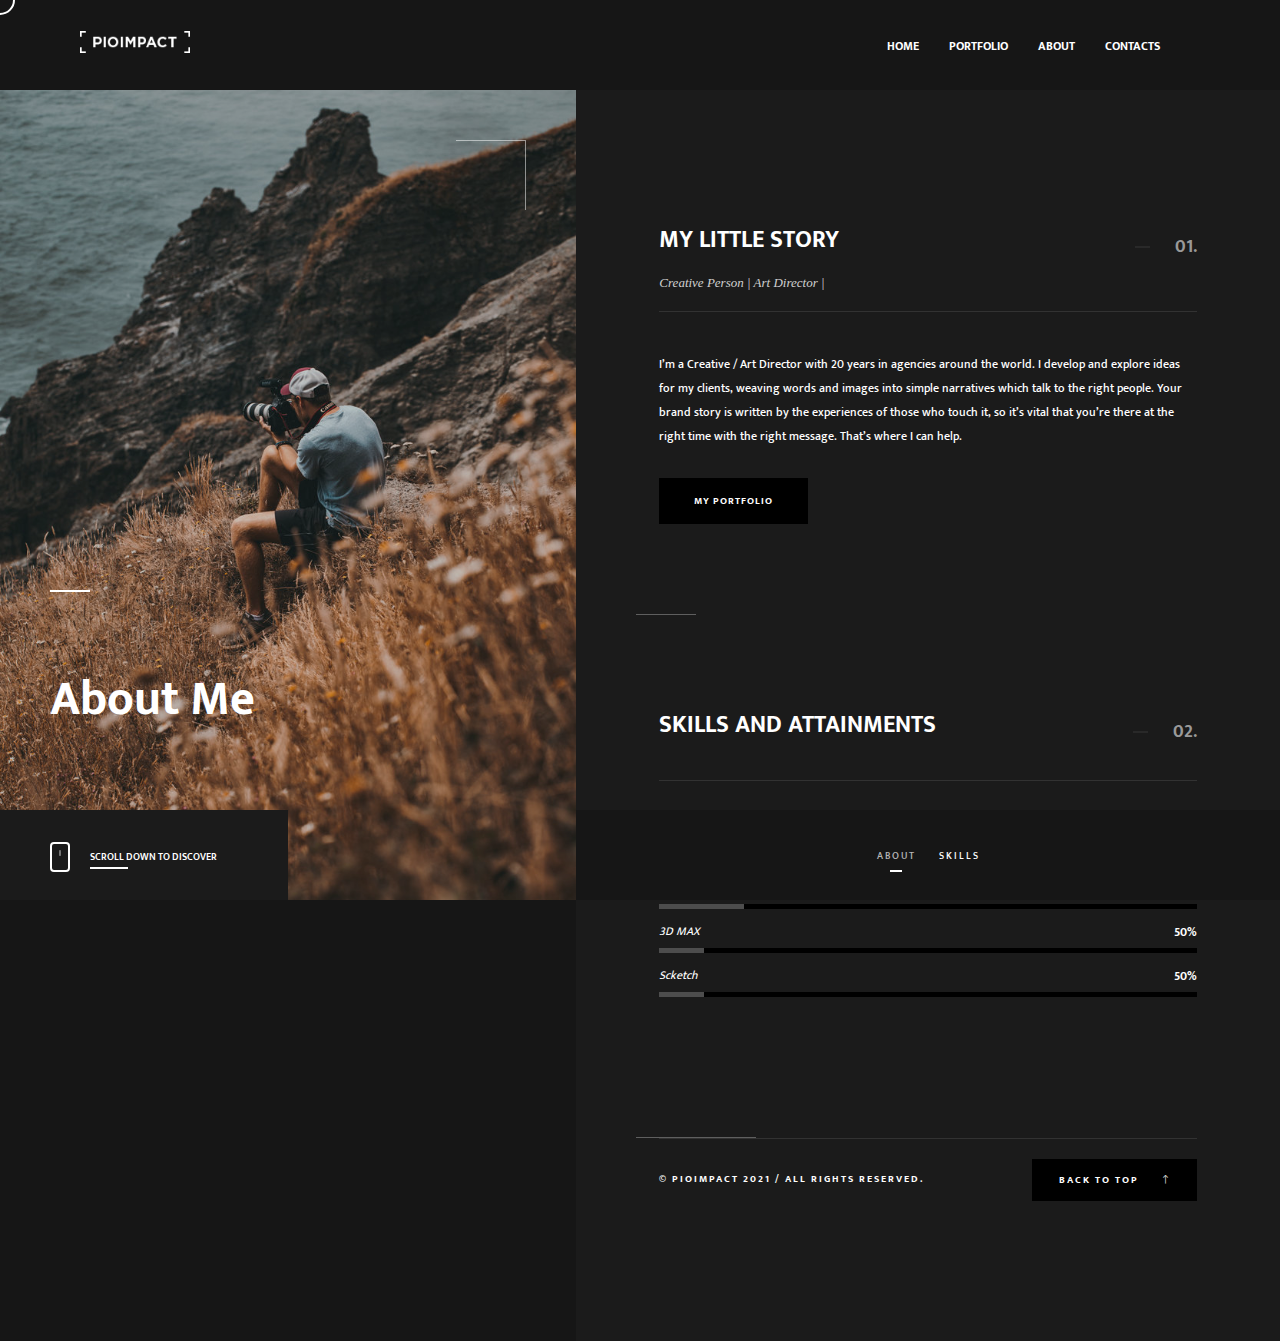
<file: about.html>
<!DOCTYPE HTML>
<html lang="en">

<head>
    <!--=============== basic  ===============-->
    <meta charset="UTF-8">
    <title>PioImpact | About</title>
    <meta name="viewport"
        content="width=device-width, initial-scale=1.0, minimum-scale=1.0, maximum-scale=1.0, user-scalable=no">
    <meta name="robots" content="index, follow" />
    <meta name="keywords" content="" />
    <meta name="description" content="" />
    <!--=============== css  ===============-->
    <link type="text/css" rel="stylesheet" href="css/reset.css">
    <link type="text/css" rel="stylesheet" href="css/plugins.css">
    <link type="text/css" rel="stylesheet" href="css/style.css">
    <link type="text/css" rel="stylesheet" href="css/style-dark.css">
    <!--=============== favicons ===============-->
    <link rel="shortcut icon" href="images/favicon.ico">
</head>

<body>
    <!--loader-->
    <div class="loader-wrap">
        <div class="spinner">
            <div class="double-bounce1"></div>
            <div class="double-bounce2"></div>
        </div>
    </div>
    <!--loader end-->
    <!-- main start  -->
    <div id="main">
        <!-- header start  -->
        <header class="main-header">
            <!-- logo   -->
            <a href="index.html" class="logo-holder"><img src="images/logo.png" alt=""></a>
            <!-- logo end  -->
            <div class="sb-button"></div>
            <div class="share-btn showshare"><i class="fal fa-megaphone"></i><span>Share</span></div>
            <!-- mobile nav -->
            <div class="nav-button-wrap">
                <div class="nav-button"><span></span><span></span><span></span></div>
            </div>
            <!-- mobile nav end-->
            <!--  navigation -->
            <div class="nav-holder main-menu">
                <nav>
                    <ul>
                        <li>
                            <a href="index.html">Home </a>
                        </li>
                        <li>
                            <a href="portfolio.html">Portfolio </a>
                        </li>
                        <li>
                            <a href="about.html">About</a>
                        </li>
                        <li>
                            <a href="contacts.html">Contacts</a>
                        </li>
                    </ul>
                </nav>
            </div>
            <!-- navigation  end -->
        </header>
        <!-- header end -->
        <!-- wrapper  -->
        <div id="wrapper">
            <!-- content -->
            <div class="content">
                <!-- column-image  -->
                <div class="column-image">
                    <div class="bg" data-bg="images/bg/19.jpg"></div>
                    <div class="overlay"></div>
                    <div class="column-title">
                        <h2>About Me</h2>
                    </div>
                    <div class="column-notifer">
                        <div class="scroll-down-wrap transparent_sdw">
                            <div class="mousey">
                                <div class="scroller"></div>
                            </div>
                            <span>Scroll down to Discover</span>
                        </div>
                    </div>
                    <div class="fixed-column-dec"></div>
                </div>
                <!-- column-image end  -->
                <!-- column-wrapper -->
                <div class="column-wrapper">
                    <div class="scroll-nav-wrap">
                        <nav class="scroll-nav scroll-init">
                            <ul>
                                <li><a class="act-scrlink" href="#sec1">About</a></li>
                                <li><a href="#sec2">Skills</a></li>
                            </ul>
                        </nav>
                    </div>
                    <!--section  -->
                    <section id="sec1">
                        <div class="container small-container">
                            <div class="section-title fl-wrap">
                                <h3>My Little Story</h3>
                                <h4>Creative Person | Art Director | </h4>
                                <div class="section-number">01.</div>
                            </div>
                            <div class="column-wrapper_item fl-wrap">
                                <div class="column-wrapper_text fl-wrap">
                                    <p>I’m a Creative / Art Director with 20 years in agencies around the world. I
                                        develop and explore ideas for my clients, weaving words and images into simple
                                        narratives which talk to the right people. Your brand story is written by the
                                        experiences of those who touch it, so it’s vital that you’re there at the right
                                        time with the right message. That’s where I can help.</p>
                                    
                                    <a href="portfolio.html" class="btn fl-btn">My Portfolio</a>
                                </div>
                            </div>
                        </div>
                    </section>
                    <!--section end  -->
                    <div class="sec-dec"></div>
                    <!--section   -->
                    <section id="sec2">
                        <div class="container small-container">
                            <div class="section-title fl-wrap">
                                <h3>Skills and Attainments</h3>
                                <div class="section-number">02.</div>
                            </div>
                            <div class="column-wrapper_item fl-wrap">
                                <div class="column-wrapper_text fl-wrap">
                                    <div class="skillbar-box animaper">
                                        <!-- skill 1-->
                                        <div class="custom-skillbar-title"><span>Photoshop</span></div>
                                        <div class="skill-bar-percent">95%</div>
                                        <div class="skillbar-bg" data-percent="95%">
                                            <div class="custom-skillbar"></div>
                                        </div>
                                        <!-- skill 2-->
                                        <div class="custom-skillbar-title"><span>Illustrator</span></div>
                                        <div class="skill-bar-percent">95%</div>
                                        <div class="skillbar-bg" data-percent="95%">
                                            <div class="custom-skillbar"></div>
                                        </div>
                                        <!-- skill 3-->
                                        <div class="custom-skillbar-title"><span>3D MAX</span></div>
                                        <div class="skill-bar-percent">50%</div>
                                        <div class="skillbar-bg" data-percent="50%">
                                            <div class="custom-skillbar"></div>
                                        </div>
                                        <!-- skill 4-->
                                        <div class="custom-skillbar-title"><span>Scketch</span></div>
                                        <div class="skill-bar-percent">50%</div>
                                        <div class="skillbar-bg" data-percent="50%">
                                            <div class="custom-skillbar"></div>
                                        </div>
                                    </div>
                                </div>
                            </div>
                        </div>
                    </section>
                    <!--section end  -->
                    <div class="sec-dec"></div>
                    <!--section   -->
                    <section id="sec3" style="display: none;">
                        <div class="container small-container">
                            <div class="section-title fl-wrap">
                                <h3>Services and prices</h3>
                                <h4>Sed tempor iaculis massa faucibus feugiat. In fermentum facilisis massa</h4>
                                <div class="section-number">03.</div>
                            </div>
                            <div class="column-wrapper_item fl-wrap">
                                <div class="column-wrapper_text fl-wrap">
                                    <!-- serv-wrap-->
                                    <div class="serv-wrap fl-wrap">
                                        <!-- serv-item -->
                                        <div class="serv-item">
                                            <div class="serv-media">
                                                <img src="images/services/1.jpg" alt="">
                                            </div>
                                            <div class="serv-text">
                                                <h4><a href="#">Wedding Photography</a></h4>
                                                <p> Sed blandit, dolor id aliquam vestibulum, nibh elit imperdiet
                                                    turpis, quis molestie quam erat vel nisi.</p>
                                                <ul>
                                                    <li><a href="#">Portraits</a></li>
                                                    <li><a href="#">Weddings</a></li>
                                                    <li><a href="#">Commercials</a></li>
                                                </ul>
                                                <div class="serv-price">Price :<span> $250-$1200</span></div>
                                            </div>
                                        </div>
                                        <!-- serv-item end -->
                                        <!-- serv-item -->
                                        <div class="serv-item">
                                            <div class="serv-media">
                                                <img src="images/services/2.jpg" alt="">
                                            </div>
                                            <div class="serv-text">
                                                <h4><a href="#">Commercial Photography</a></h4>
                                                <p> Sed blandit, dolor id aliquam vestibulum, nibh elit imperdiet
                                                    turpis, quis molestie quam erat vel nisi.</p>
                                                <ul>
                                                    <li><a href="#">Filming</a></li>
                                                    <li><a href="#">Montage</a></li>
                                                    <li><a href="#">Slow motion</a></li>
                                                </ul>
                                                <div class="serv-price">Price :<span> $350-$900</span></div>
                                            </div>
                                        </div>
                                        <!-- serv-item end -->
                                    </div>
                                    <!-- serv-wrap end -->
                                    <p>Praesent nec leo venenatis elit semper aliquet id ac enim. Maecenas nec mi leo.
                                        Etiam venenatis ut dui non hendrerit. Integer dictum, diam vitae blandit
                                        accumsan, dolor odio tempus arcu, vel ultrices nisi nibh vitae ligula. Lorem
                                        ipsum dolor sit amet, consectetur adipiscing elit. Morbi varius lacinia
                                        vestibulum. Aliquam lobortis facilisis tellus, in facilisis ex vehicula ac. In
                                        malesuada quis turpis vel viverra.</p>
                                </div>
                            </div>
                        </div>
                    </section>
                    <!--section end  -->
                    <div class="sec-dec"></div>
                    <!--section -->
                    <section id="sec4" style="display: none;">
                        <div class="container small-container">
                            <div class="section-title fl-wrap">
                                <h3>Clients and Testimonilas</h3>
                                <h4>Sed tempor iaculis massa faucibus feugiat. In fermentum facilisis massa</h4>
                                <div class="section-number">04.</div>
                            </div>
                            <div class="column-wrapper_item fl-wrap">
                                <div class="column-wrapper_text fl-wrap">
                                    <div class="testilider fl-wrap" data-effects="slide">
                                        <div class="swiper-container">
                                            <div class="swiper-wrapper">
                                                <!-- swiper-slide -->
                                                <div class="swiper-slide">
                                                    <div class="testi-item fl-wrap">
                                                        <div class="testi-avatar"><img src="images/avatar/1.jpg" alt="">
                                                        </div>
                                                        <h3>Liza Mirovsky</h3>
                                                        <p>"All the Lorem Ipsum generators on the Internet tend to
                                                            repeat predefined chunks as necessary, making this the first
                                                            true generator on the Internet. It uses a dictionary of over
                                                            "</p>
                                                        <a href="#" class="teti-link" target="_blank">Via Twitter</a>
                                                    </div>
                                                </div>
                                                <!-- swiper-slide end-->
                                                <!-- swiper-slide -->
                                                <div class="swiper-slide">
                                                    <div class="testi-item fl-wrap">
                                                        <div class="testi-avatar"><img src="images/avatar/2.jpg" alt="">
                                                        </div>
                                                        <h3>Andy Smith</h3>
                                                        <p>"Vestibulum orci felis, ullamcorper non condimentum non,
                                                            ultrices ac nunc. Mauris non ligula suscipit, vulputate mi
                                                            accumsan, dapibus felis. Nullam sed sapien dui. Nulla auctor
                                                            sit amet sem non porta. "</p>
                                                        <a href="#" class="teti-link" target="_blank">Via Facebook</a>
                                                    </div>
                                                </div>
                                                <!-- swiper-slide end-->
                                                <!-- swiper-slide -->
                                                <div class="swiper-slide">
                                                    <div class="testi-item fl-wrap">
                                                        <div class="testi-avatar"><img src="images/avatar/3.jpg" alt="">
                                                        </div>
                                                        <h3>Gary Trust</h3>
                                                        <p>"All the Lorem Ipsum generators on the Internet tend to
                                                            repeat predefined chunks as necessary, making this the first
                                                            true generator on the Internet. It uses a dictionary of over
                                                            "</p>
                                                        <a href="#" class="teti-link" target="_blank">Via Myspace</a>
                                                    </div>
                                                </div>
                                                <!-- swiper-slide end-->
                                                <!-- swiper-slide -->
                                                <div class="swiper-slide">
                                                    <div class="testi-item fl-wrap">
                                                        <div class="testi-avatar"><img src="images/avatar/4.jpg" alt="">
                                                        </div>
                                                        <h3>Centa Simpson</h3>
                                                        <p>"Vestibulum orci felis, ullamcorper non condimentum non,
                                                            ultrices ac nunc. Mauris non ligula suscipit, vulputate mi
                                                            accumsan, dapibus felis. Nullam sed sapien dui. Nulla auctor
                                                            sit amet sem non porta. "</p>
                                                        <a href="#" class="teti-link" target="_blank">Via Facebook</a>
                                                    </div>
                                                </div>
                                                <!-- swiper-slide end-->
                                            </div>
                                        </div>
                                    </div>
                                </div>
                                <div class="testilider-controls">
                                    <div class="ss-slider-btn ss-slider-prev color-bg"><i class="fal fa-angle-left"></i>
                                    </div>
                                    <div class="ss-slider-btn ss-slider-next color-bg"><i
                                            class="fal fa-angle-right"></i></div>
                                </div>
                            </div>
                        </div>
                    </section>
                    <!--section end  -->
                    <!--footer -->
                    <footer class="min-footer fl-wrap content-animvisible">
                        <div class="container small-container">
                            <div class="footer-inner fl-wrap">
                                <!-- policy-box-->
                                <div class="policy-box">
                                    <span>&#169; PioImpact 2021 / All rights reserved. </span>
                                </div>
                                <!-- policy-box end-->
                                <a href="#" class="to-top-btn to-top">Back to top <i
                                        class="fal fa-long-arrow-up"></i></a>
                            </div>
                        </div>
                    </footer>
                    <!--footer end  -->
                </div>
                <!-- column-wrapper -->
            </div>
            <!--content end-->
            <!--share-wrapper-->
            <div class="share-wrapper">
                <div class="share-container fl-wrap  isShare"></div>
            </div>
            <!--share-wrapper end-->
        </div>
        <!-- wrapper end -->
        <!-- sidebar -->
        <div class="sb-overlay"></div>
        <div class="hiiden-sidebar-wrap outsb">
            <!-- sb-widget-wrap-->
            <div class="sb-widget-wrap fl-wrap">
                <h3>SUBSCRIBE TO OUR NEWSLETTER</h3>
                <div class="sb-widget  fl-wrap">
                    <p>Lorem ipsum dosectetur adipisicing elit, sed do.Lorem ipsum dolor sit amet, </p>
                    <div class="subcribe-form fl-wrap">
                        <form id="subscribe">
                            <input class="enteremail" name="email" id="subscribe-email" placeholder="Your Email"
                                spellcheck="false" type="text">
                            <button type="submit" id="subscribe-button" class="subscribe-button">Submit</button>
                            <label for="subscribe-email" class="subscribe-message"></label>
                        </form>
                    </div>
                </div>
            </div>
            <!-- sb-widget-wrap end-->

            <!-- sb-widget-wrap-->
            <div class="sb-widget-wrap fl-wrap">
                <h3>We're Are Social</h3>
                <div class="sb-widget    fl-wrap">
                    <div class="sidebar-social fl-wrap">
                        <ul>
                            <li><a href="#" target="_blank"><i class="fab fa-facebook-f"></i></a></li>
                            <li><a href="#" target="_blank"><i class="fab fa-instagram"></i></a></li>
                            <li><a href="#" target="_blank"><i class="fab fa-twitter"></i></a></li>
                            <li><a href="#" target="_blank"><i class="fab fa-vk"></i></a></li>
                        </ul>
                    </div>
                </div>
            </div>
            <!-- sb-widget-wrap end-->
            <!-- sb-widget-wrap-->
            <div class="sb-widget-wrap fl-wrap">
                <h3>Our Last Twitts</h3>
                <div class="sb-widget  fl-wrap">
                    <div id="footer-twiit"></div>
                    <a href="#" target="_blank" class="twitt_btn fl-wrap">Follow Us</a>
                </div>
            </div>
            <!-- sb-widget-wrap end-->
        </div>
        <!-- sidebar end -->
        <!-- cursor-->
        <div class="element">
            <div class="element-item"></div>
        </div>
        <!-- cursor end-->
    </div>
    <!-- Main end -->
    <!--=============== scripts  ===============-->
    <script type="text/javascript" src="js/jquery.min.js"></script>
    <script type="text/javascript" src="js/plugins.js"></script>
    <script type="text/javascript" src="js/scripts.js"></script>
</body>

</html>
</file>
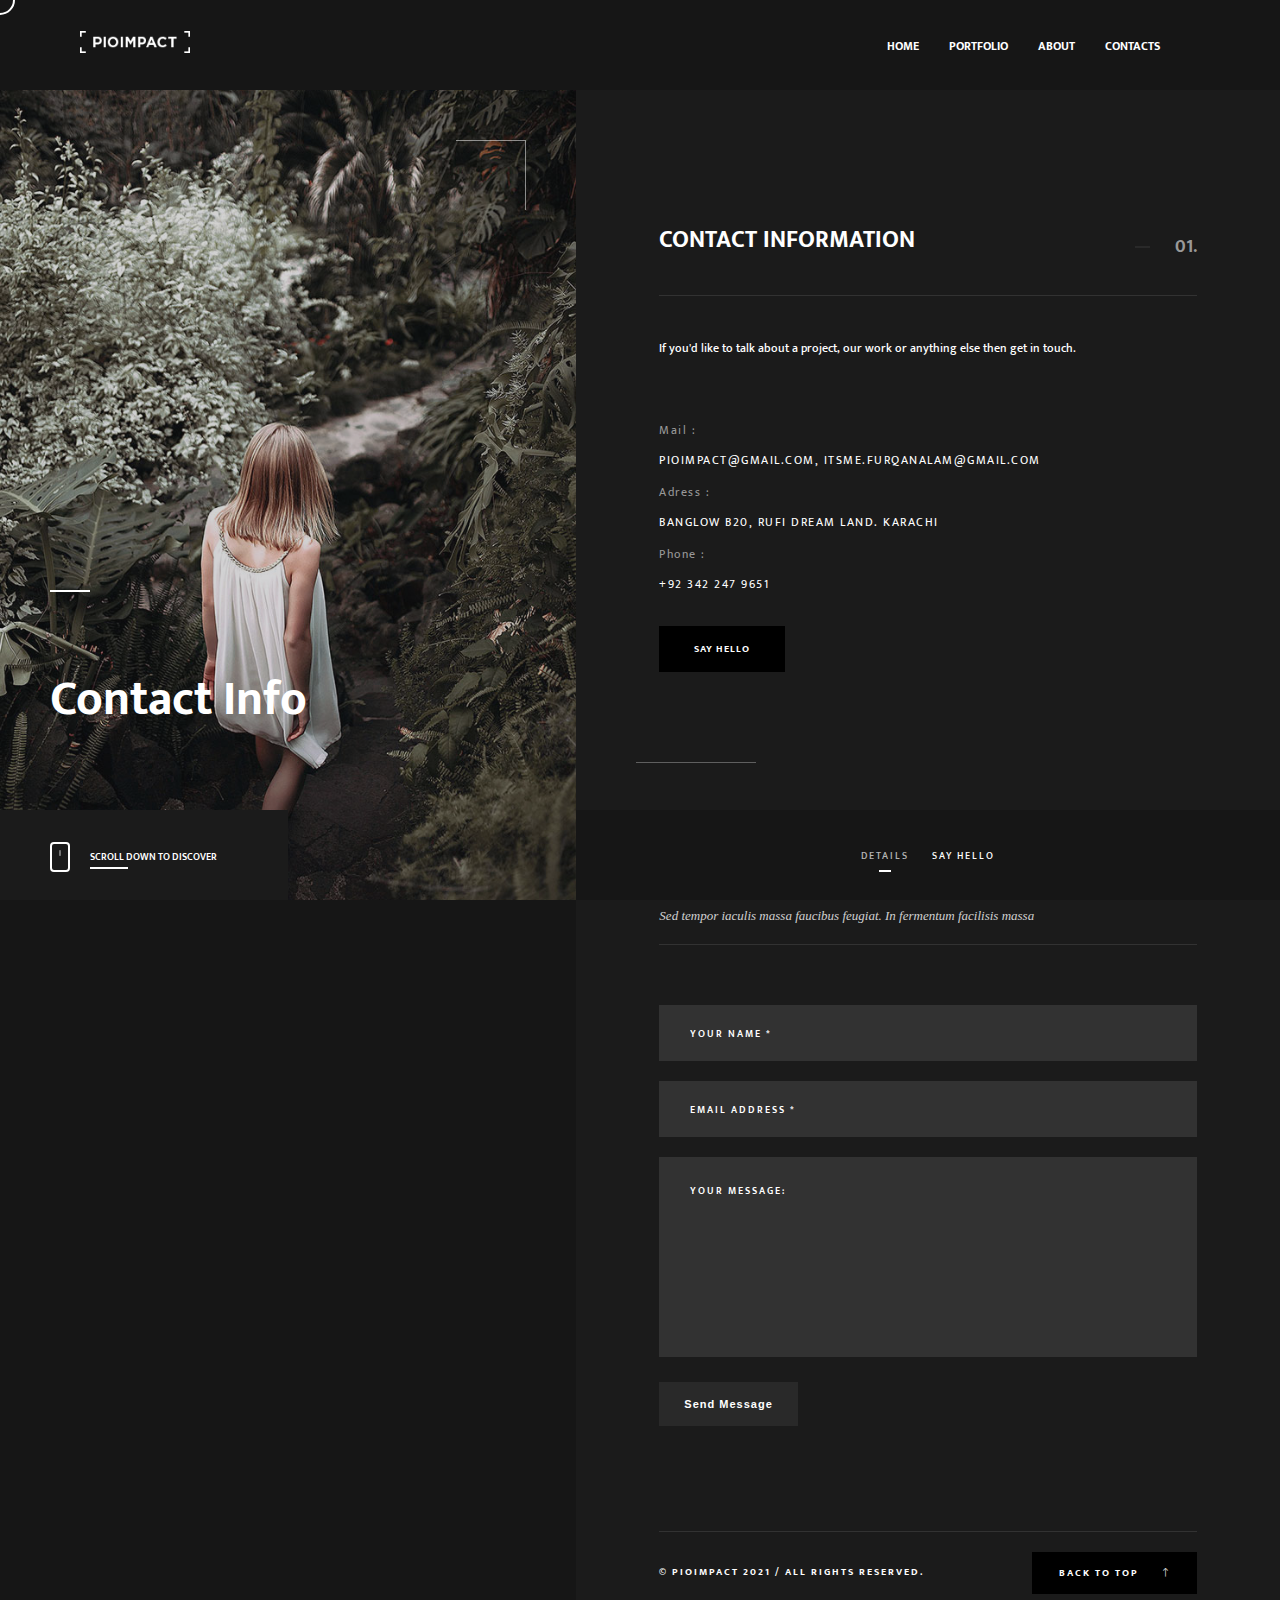
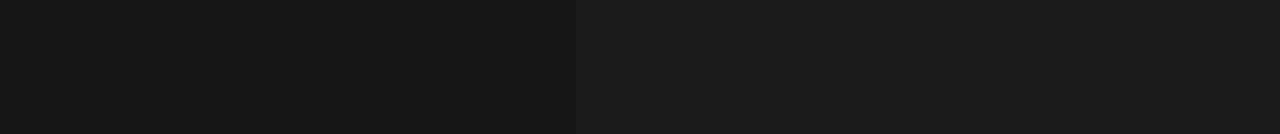
<file: contacts.html>
<!DOCTYPE HTML>
<html lang="en">

<head>
    <!--=============== basic  ===============-->
    <meta charset="UTF-8">
    <title>PioImpact | Contact</title>
    <meta name="viewport"
        content="width=device-width, initial-scale=1.0, minimum-scale=1.0, maximum-scale=1.0, user-scalable=no">
    <meta name="robots" content="index, follow" />
    <meta name="keywords" content="" />
    <meta name="description" content="" />
    <!--=============== css  ===============-->
    <link type="text/css" rel="stylesheet" href="css/reset.css">
    <link type="text/css" rel="stylesheet" href="css/plugins.css">
    <link type="text/css" rel="stylesheet" href="css/style.css">
    <link type="text/css" rel="stylesheet" href="css/style-dark.css">
    <!--=============== favicons ===============-->
    <link rel="shortcut icon" href="images/favicon.ico">
</head>

<body>
    <!--loader-->
    <div class="loader-wrap">
        <div class="spinner">
            <div class="double-bounce1"></div>
            <div class="double-bounce2"></div>
        </div>
    </div>
    <!--loader end-->
    <!-- main start  -->
    <div id="main">
        <!-- header start  -->
        <header class="main-header">
            <!-- logo   -->
            <a href="index.html" class="logo-holder"><img src="images/logo.png" alt=""></a>
            <!-- logo end  -->
            <div class="sb-button"></div>
            <div class="share-btn showshare"><i class="fal fa-megaphone"></i><span>Share</span></div>
            <!-- mobile nav -->
            <div class="nav-button-wrap">
                <div class="nav-button"><span></span><span></span><span></span></div>
            </div>
            <!-- mobile nav end-->
            <!--  navigation -->
            <div class="nav-holder main-menu">
                <nav>
                    <ul>
                        <li>
                            <a href="index.html">Home </a>
                        </li>
                        <li>
                            <a href="portfolio.html">Portfolio </a>
                        </li>
                        <li>
                            <a href="about.html">About</a>
                        </li>
                        <li>
                            <a href="contacts.html">Contacts</a>
                        </li>
                    </ul>
                </nav>
            </div>
            <!-- navigation  end -->
        </header>
        <!-- header end -->
        <!-- wrapper  -->
        <div id="wrapper">
            <!-- content -->
            <div class="content">
                <!-- column-image  -->
                <div class="column-image">
                    <div class="bg" data-bg="images/bg/2.jpg"></div>
                    <div class="overlay"></div>
                    <div class="column-title">
                        <h2>Contact Info</h2>
                    </div>
                    <div class="column-notifer">
                        <div class="scroll-down-wrap transparent_sdw">
                            <div class="mousey">
                                <div class="scroller"></div>
                            </div>
                            <span>Scroll down to Discover</span>
                        </div>
                    </div>
                    <div class="fixed-column-dec"></div>
                </div>
                <!-- column-image end  -->
                <!-- column-wrapper -->
                <div class="column-wrapper ">
                    <!--scroll-nav-wrap -->
                    <div class="scroll-nav-wrap">
                        <nav class="scroll-nav scroll-init">
                            <ul>
                                <li><a class="act-scrlink" href="#sec1">Details</a></li>
                                <li><a href="#sec3">Say Hello</a></li>
                            </ul>
                        </nav>
                    </div>
                    <!--scroll-nav-wrap end-->
                    <!--section  -->
                    <section id="sec1">
                        <div class="container small-container">
                            <div class="section-title fl-wrap">
                                <h3>Contact Information</h3>
                                <div class="section-number">01.</div>
                            </div>
                            <div class="column-wrapper_item fl-wrap">
                                <div class="column-wrapper_text fl-wrap">
                                    <p>If you'd like to talk about a project, our work or anything else then get in
                                        touch.</p>
                                    <div class="contact-details fl-wrap">
                                        <ul>
                                            <li><span>Mail :</span><a href="#" target="_blank">pioimpact@gmail.com,
                                                    itsme.furqanalam@gmail.com</a>
                                            </li>
                                            <li><span>Adress :</span><a href="#" target="_blank">Banglow B20, Rufi Dream
                                                    Land. Karachi</a></li>
                                            <li><span>Phone :</span><a href="tel:+92 342 247 9651">+92 342 247 9651</a>
                                            </li>
                                        </ul>
                                    </div>
                                    <a href="#sec3" class="custom-scroll-link btn fl-btn">Say Hello</a>
                                </div>
                            </div>
                        </div>
                    </section>
                    <!--section end  -->
                    <div class="sec-dec"></div>
                    <!--section   -->
                    <section id="sec2" style="display: none;">
                        <div class="container small-container">
                            <div class="section-title fl-wrap">
                                <h3>Studio Location</h3>
                                <h4>Sed tempor iaculis massa faucibus feugiat. In fermentum facilisis massa</h4>
                                <div class="section-number">02.</div>
                            </div>
                            <div class="column-wrapper_item fl-wrap">
                                <div class="column-wrapper_text fl-wrap">
                                    <div class="map-container">
                                        <div id="singleMap" data-latitude="40.7427837"
                                            data-longitude="-73.11445617675781"></div>
                                    </div>
                                    <p>Praesent nec leo venenatis elit semper aliquet id ac enim. Maecenas nec mi leo.
                                        Etiam venenatis ut dui non hendrerit. Integer dictum, diam vitae blandit
                                        accumsan, dolor odio tempus arcu, vel ultrices nisi nibh vitae ligula. Lorem
                                        ipsum dolor sit amet, consectetur adipiscing elit. Morbi varius lacinia
                                        vestibulum. Aliquam lobortis facilisis tellus, in facilisis ex vehicula ac. In
                                        malesuada quis turpis vel viverra.</p>
                                </div>
                            </div>
                        </div>
                    </section>
                    <!--section end  -->
                    <div class="sec-dec"></div>
                    <!--section -->
                    <section id="sec3">
                        <div class="container small-container">
                            <div class="section-title fl-wrap">
                                <h3>Get In Touch</h3>
                                <h4>Sed tempor iaculis massa faucibus feugiat. In fermentum facilisis massa</h4>
                                <div class="section-number">03.</div>
                            </div>
                            <div class="column-wrapper_item fl-wrap">
                                <div class="column-wrapper_text fl-wrap">
                                    <div id="contact-form" class="fl-wrap">
                                        <div id="message"></div>
                                        <form class="custom-form" action="http://kotlis.kwst.net/dark/php/contact.php"
                                            name="contactform" id="contactform">
                                            <fieldset>
                                                <input type="text" name="name" id="name" placeholder="Your Name *"
                                                    value="" />
                                                <input type="text" name="email" id="email" placeholder="Email Address *"
                                                    value="" />
                                                <textarea name="comments" id="comments" cols="40" rows="3"
                                                    placeholder="Your Message:"></textarea>
                                                <button class="btn float-btn flat-btn color-bg" id="submit">Send Message
                                                </button>
                                            </fieldset>
                                        </form>
                                    </div>
                                </div>
                            </div>
                        </div>
                    </section>
                    <!--section end  -->
                    <!--footer -->
                    <footer class="min-footer fl-wrap content-animvisible">
                        <div class="container small-container">
                            <div class="footer-inner fl-wrap">
                                <!-- policy-box-->
                                <div class="policy-box">
                                    <span>&#169; PioImpact 2021 / All rights reserved. </span>
                                </div>
                                <!-- policy-box end-->
                                <a href="#" class="to-top-btn to-top">Back to top <i
                                        class="fal fa-long-arrow-up"></i></a>
                            </div>
                        </div>
                    </footer>
                    <!--footer end  -->
                </div>
                <!-- column-wrapper -->
            </div>
            <!--content end-->
            <!--share-wrapper-->
            <div class="share-wrapper">
                <div class="share-container fl-wrap  isShare"></div>
            </div>
            <!--share-wrapper end-->
        </div>
        <!-- wrapper end -->
        <!-- sidebar -->
        <div class="sb-overlay"></div>
        <div class="hiiden-sidebar-wrap outsb">
            <!-- sb-widget-wrap-->
            <div class="sb-widget-wrap fl-wrap">
                <h3>SUBSCRIBE TO OUR NEWSLETTER</h3>
                <div class="sb-widget  fl-wrap">
                    <p>Lorem ipsum dosectetur adipisicing elit, sed do.Lorem ipsum dolor sit amet, </p>
                    <div class="subcribe-form fl-wrap">
                        <form id="subscribe">
                            <input class="enteremail" name="email" id="subscribe-email" placeholder="Your Email"
                                spellcheck="false" type="text">
                            <button type="submit" id="subscribe-button" class="subscribe-button">Submit</button>
                            <label for="subscribe-email" class="subscribe-message"></label>
                        </form>
                    </div>
                </div>
            </div>
            <!-- sb-widget-wrap end-->
            <!-- sb-widget-wrap-->
            <div class="sb-widget-wrap fl-wrap">
                <h3>We're Are Social</h3>
                <div class="sb-widget    fl-wrap">
                    <div class="sidebar-social fl-wrap">
                        <ul>
                            <li><a href="#" target="_blank"><i class="fab fa-facebook-f"></i></a></li>
                            <li><a href="#" target="_blank"><i class="fab fa-instagram"></i></a></li>
                            <li><a href="#" target="_blank"><i class="fab fa-twitter"></i></a></li>
                            <li><a href="#" target="_blank"><i class="fab fa-vk"></i></a></li>
                        </ul>
                    </div>
                </div>
            </div>
            <!-- sb-widget-wrap end-->
            <!-- sb-widget-wrap-->
            <div class="sb-widget-wrap fl-wrap">
                <h3>Our Last Twitts</h3>
                <div class="sb-widget  fl-wrap">
                    <div id="footer-twiit"></div>
                    <a href="#" target="_blank" class="twitt_btn fl-wrap">Follow Us</a>
                </div>
            </div>
            <!-- sb-widget-wrap end-->
        </div>
        <!-- sidebar end -->
        <!-- cursor-->
        <div class="element">
            <div class="element-item"></div>
        </div>
        <!-- cursor end-->
    </div>
    <!-- Main end -->
    <!--=============== scripts  ===============-->
    <script type="text/javascript"
        src="http://maps.google.com/maps/api/js?key=AIzaSyDwJSRi0zFjDemECmFl9JtRj1FY7TiTRRo"></script>
    <script type="text/javascript" src="js/jquery.min.js"></script>
    <script type="text/javascript" src="js/plugins.js"></script>
    <script type="text/javascript" src="js/scripts.js"></script>
    <script type="text/javascript" src="js/map.js"></script>
</body>

</html>
</file>
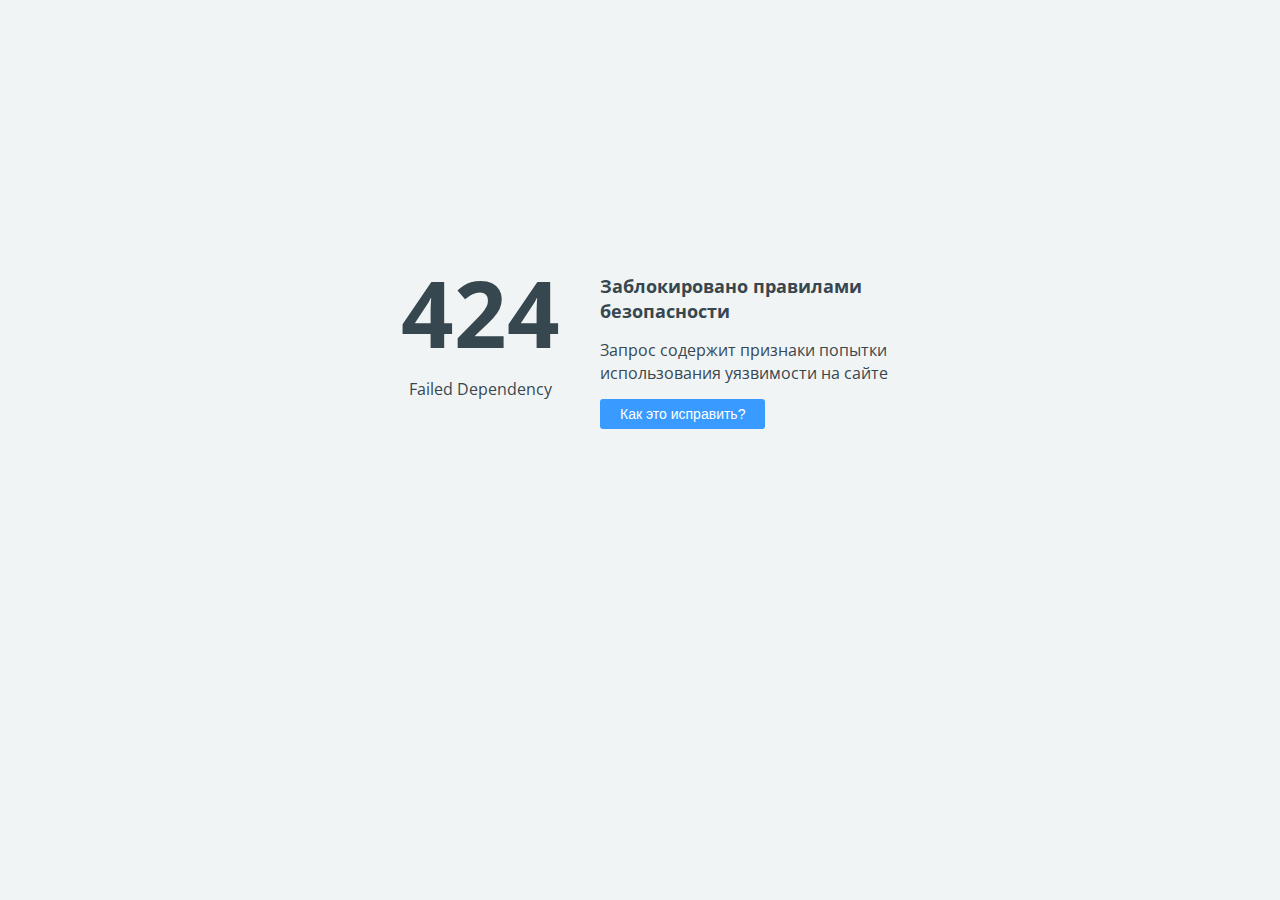
<file: img/video-play.html>
<!doctype html>
<html>
<head>
    <title>424 Failed Dependency</title>
    <meta charset="UTF-8">
    <meta name="viewport" content="width=device-width">
    <link href='https://fonts.googleapis.com/css?family=Open+Sans:400,700&subset=latin,cyrillic' rel='stylesheet' type='text/css'>
    <style>
        body {
            background-color: #f1f4f5;
            color: #37474f;
            line-height: 1.4;
            font-family: 'Open Sans', sans-serif;
            margin: 0;
            padding: 0;
            }
        .error_code {
            display: block;
            font-size: 92px;
            font-weight: 700;
            margin-top: -25px;
            }
        .error_brief {
            display: block;
            font-size: 18px;
            font-weight: 700;
            margin-bottom: 15px;
            }
        .help_button, .fix_button {
            background-color: #399bff;
            color: #fff;
            margin-top: 15px;
            font-size: 14px;
            padding: 7px 20px 7px 20px;
            border: none;
            border-radius: 3px;
            vertical-align: middle;
            cursor: pointer;
            }
        .fix_button {
            background-color: #38ad41;
            }
        #fix_details {
            margin-top: 40px;
            visibility: hidden;
            opacity: 0;
            transition: visibility 0.3s, opacity 0.3s linear;
            }
    </style>

    <script language="JavaScript">
        function toggleHelp() {
            var e = document.getElementById("fix_details");
            if (e.style.visibility == 'visible') {
                e.style.visibility = 'hidden';
                e.style.opacity = 0;
            } else {
                e.style.visibility = 'visible';
                e.style.opacity = 1;
            }
        }
    </script>
</head>
<body>

<div style="display: table; position: absolute; height: 100%; width: 100%;">
    <div style="display: table-cell; vertical-align: middle; padding: 0 40px;">
        <div style="margin-left: auto; margin-right: auto; width: 520px;">
            <div style="float:left; width:200px; text-align: center; padding-right: 20px;">
                <span class="error_code">424</span>
                <span class="error_description">Failed Dependency</span>
            </div>
            <div style="float:left; width:300px;">
                <span class="error_brief">Заблокировано правилами безопасности</span>
                <span class="error_detail">Запрос содержит признаки попытки использования уязвимости на сайте</span>
                <br>
                <input type="button" value="Как это исправить?" class="help_button" onclick="toggleHelp()">
            </div>
            <div style="clear:both"></div>
            <div id="fix_details">
                Если Вы администратор сайта, самый быстрый способ исправить эту ошибку &mdash; воспользоваться
                Технической проверкой сайта в панели управления хостингом.
                
                <br>
                <input type="button" value="Техническая проверка сайта" class="fix_button" onclick="location.href = 'https://adm.tools/troubleshooting/?host=kotlis.kwst.net&error=424&request=YUSI6HxnejSuehdOsKb0GwAAABE&time=2021-09-17%2015:24:08'">
                <br><br>
                <a href="https://www.ukraine.com.ua/faq/error-424.html">Подробнее о возможных причинах ошибки...</a>
            </div>
        </div>
    </div>
</div>

</body>
</html>
</file>
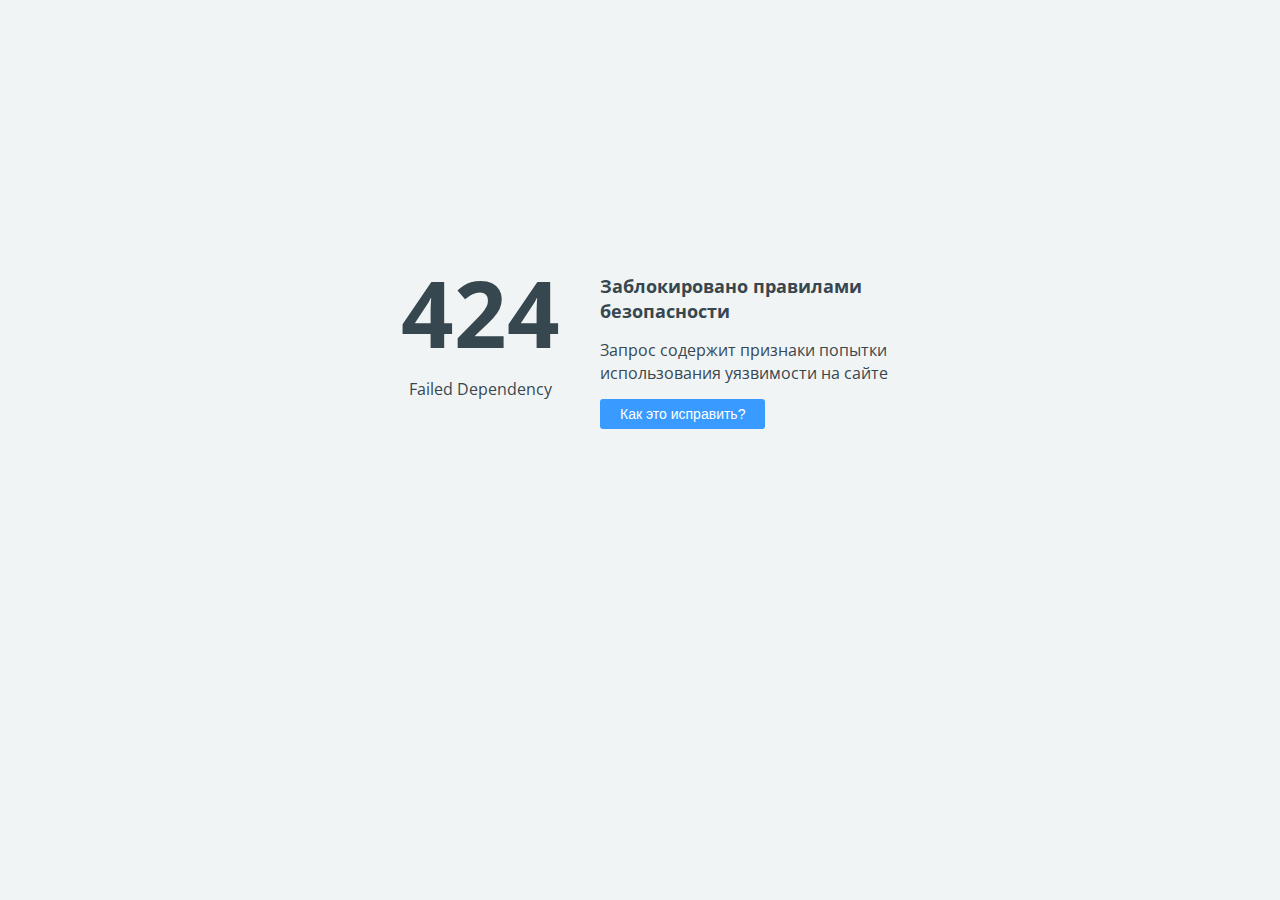
<file: img/vimeo-play.html>
<!doctype html>
<html>
<head>
    <title>424 Failed Dependency</title>
    <meta charset="UTF-8">
    <meta name="viewport" content="width=device-width">
    <link href='https://fonts.googleapis.com/css?family=Open+Sans:400,700&subset=latin,cyrillic' rel='stylesheet' type='text/css'>
    <style>
        body {
            background-color: #f1f4f5;
            color: #37474f;
            line-height: 1.4;
            font-family: 'Open Sans', sans-serif;
            margin: 0;
            padding: 0;
            }
        .error_code {
            display: block;
            font-size: 92px;
            font-weight: 700;
            margin-top: -25px;
            }
        .error_brief {
            display: block;
            font-size: 18px;
            font-weight: 700;
            margin-bottom: 15px;
            }
        .help_button, .fix_button {
            background-color: #399bff;
            color: #fff;
            margin-top: 15px;
            font-size: 14px;
            padding: 7px 20px 7px 20px;
            border: none;
            border-radius: 3px;
            vertical-align: middle;
            cursor: pointer;
            }
        .fix_button {
            background-color: #38ad41;
            }
        #fix_details {
            margin-top: 40px;
            visibility: hidden;
            opacity: 0;
            transition: visibility 0.3s, opacity 0.3s linear;
            }
    </style>

    <script language="JavaScript">
        function toggleHelp() {
            var e = document.getElementById("fix_details");
            if (e.style.visibility == 'visible') {
                e.style.visibility = 'hidden';
                e.style.opacity = 0;
            } else {
                e.style.visibility = 'visible';
                e.style.opacity = 1;
            }
        }
    </script>
</head>
<body>

<div style="display: table; position: absolute; height: 100%; width: 100%;">
    <div style="display: table-cell; vertical-align: middle; padding: 0 40px;">
        <div style="margin-left: auto; margin-right: auto; width: 520px;">
            <div style="float:left; width:200px; text-align: center; padding-right: 20px;">
                <span class="error_code">424</span>
                <span class="error_description">Failed Dependency</span>
            </div>
            <div style="float:left; width:300px;">
                <span class="error_brief">Заблокировано правилами безопасности</span>
                <span class="error_detail">Запрос содержит признаки попытки использования уязвимости на сайте</span>
                <br>
                <input type="button" value="Как это исправить?" class="help_button" onclick="toggleHelp()">
            </div>
            <div style="clear:both"></div>
            <div id="fix_details">
                Если Вы администратор сайта, самый быстрый способ исправить эту ошибку &mdash; воспользоваться
                Технической проверкой сайта в панели управления хостингом.
                
                <br>
                <input type="button" value="Техническая проверка сайта" class="fix_button" onclick="location.href = 'https://adm.tools/troubleshooting/?host=kotlis.kwst.net&error=424&request=YUSI53xnejSuehdOsKb0CwAAAAo&time=2021-09-17%2015:24:07'">
                <br><br>
                <a href="https://www.ukraine.com.ua/faq/error-424.html">Подробнее о возможных причинах ошибки...</a>
            </div>
        </div>
    </div>
</div>

</body>
</html>
</file>
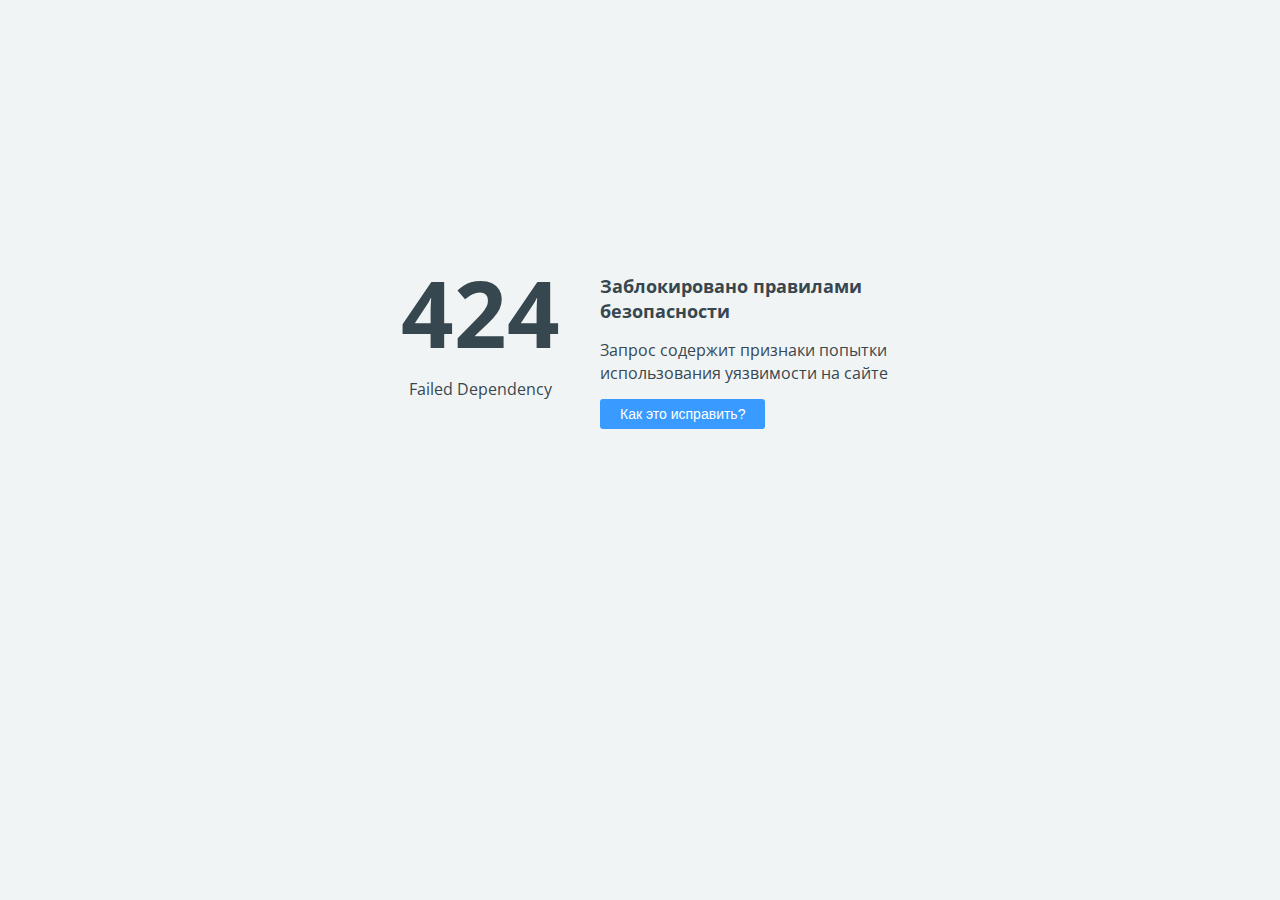
<file: img/youtube-play.html>
<!doctype html>
<html>
<head>
    <title>424 Failed Dependency</title>
    <meta charset="UTF-8">
    <meta name="viewport" content="width=device-width">
    <link href='https://fonts.googleapis.com/css?family=Open+Sans:400,700&subset=latin,cyrillic' rel='stylesheet' type='text/css'>
    <style>
        body {
            background-color: #f1f4f5;
            color: #37474f;
            line-height: 1.4;
            font-family: 'Open Sans', sans-serif;
            margin: 0;
            padding: 0;
            }
        .error_code {
            display: block;
            font-size: 92px;
            font-weight: 700;
            margin-top: -25px;
            }
        .error_brief {
            display: block;
            font-size: 18px;
            font-weight: 700;
            margin-bottom: 15px;
            }
        .help_button, .fix_button {
            background-color: #399bff;
            color: #fff;
            margin-top: 15px;
            font-size: 14px;
            padding: 7px 20px 7px 20px;
            border: none;
            border-radius: 3px;
            vertical-align: middle;
            cursor: pointer;
            }
        .fix_button {
            background-color: #38ad41;
            }
        #fix_details {
            margin-top: 40px;
            visibility: hidden;
            opacity: 0;
            transition: visibility 0.3s, opacity 0.3s linear;
            }
    </style>

    <script language="JavaScript">
        function toggleHelp() {
            var e = document.getElementById("fix_details");
            if (e.style.visibility == 'visible') {
                e.style.visibility = 'hidden';
                e.style.opacity = 0;
            } else {
                e.style.visibility = 'visible';
                e.style.opacity = 1;
            }
        }
    </script>
</head>
<body>

<div style="display: table; position: absolute; height: 100%; width: 100%;">
    <div style="display: table-cell; vertical-align: middle; padding: 0 40px;">
        <div style="margin-left: auto; margin-right: auto; width: 520px;">
            <div style="float:left; width:200px; text-align: center; padding-right: 20px;">
                <span class="error_code">424</span>
                <span class="error_description">Failed Dependency</span>
            </div>
            <div style="float:left; width:300px;">
                <span class="error_brief">Заблокировано правилами безопасности</span>
                <span class="error_detail">Запрос содержит признаки попытки использования уязвимости на сайте</span>
                <br>
                <input type="button" value="Как это исправить?" class="help_button" onclick="toggleHelp()">
            </div>
            <div style="clear:both"></div>
            <div id="fix_details">
                Если Вы администратор сайта, самый быстрый способ исправить эту ошибку &mdash; воспользоваться
                Технической проверкой сайта в панели управления хостингом.
                
                <br>
                <input type="button" value="Техническая проверка сайта" class="fix_button" onclick="location.href = 'https://adm.tools/troubleshooting/?host=kotlis.kwst.net&error=424&request=YUSI6XxnejSuehdOsKb0EgAAABo&time=2021-09-17%2015:24:09'">
                <br><br>
                <a href="https://www.ukraine.com.ua/faq/error-424.html">Подробнее о возможных причинах ошибки...</a>
            </div>
        </div>
    </div>
</div>

</body>
</html>
</file>
<file: css/style.css>
@charset "utf-8";

/*======================================
 [ -Main Stylesheet-
  Theme: Kotlis Photography - Creative  Responsive Photography  Template
  Version: 1.0
  Last change: 01/02/2019 ]
 
/*-------------Fonts---------------------------------------*/
@import url('https://fonts.googleapis.com/css?family=Playfair+Display|Ek+Mukta:200,300,400,500,600,700,800&amp;subset=devanagari,latin-ext');
/*-------------General Style---------------------------------------*/

html {
	overflow-x: hidden !important;
	overflow-y: scroll !important;
	height: 100%;
}
body {
	margin: 0;
	padding: 0;
	font-weight: 400;
	font-size: 13px;
	height: 100%;
	text-align: center;
	background:#fff;
	color: #000;
	font-family: 'Ek Mukta', sans-serif;
}
@-o-viewport {
	width: device-width;
}
@-ms-viewport {
	width: device-width;
}
@viewport {
	width: device-width;
}
/* ---------Page preload--------------------------------------*/

.loader-wrap {
	position:fixed;
	top:0;
	left:0;
	width:100%;
	bottom:0;
	overflow:hidden;
	z-index:100;
    background: #fff;
	 -webkit-transform: translate3d(0,0,0);
}
 
.spinner {
  width: 40px;
  height: 40px;
  position: absolute;
  margin: auto auto;
  left: 0;
  top: 0;
  right: 0;
  bottom: 0;
}
.double-bounce1,
.double-bounce2 {
  width: 100%;
  height: 100%;
  -webkit-border-radius: 20px;
  -moz-border-radius: 20px;
  border-radius: 20px;
  background: rgba(0, 0, 0, 0.66);
  opacity: 0.4;
  position: absolute;
  top: 0;
  left: 0;
  -webkit-animation: bounce 2s infinite ease-in-out;
  animation: bounce 2s infinite ease-in-out;
}
.double-bounce2 {
  -webkit-animation-delay: -1s;
  animation-delay: -1s;
}

@-webkit-keyframes bounce {
  0%, 100% {
    -webkit-transform: scale(0);
  }
  50% {
    -webkit-transform: scale(1);
  }
}

@keyframes bounce {
  0%, 100% {
    transform: scale(0);
    -webkit-transform: scale(0);
  }
  50% {
    transform: scale(1);
    -webkit-transform: scale(1);
  }
} 
/*--------------Typography--------------------------------------*/
p {
	font-size: 12px;
	line-height: 24px;
	padding-bottom: 10px;
	font-weight: 500;
	color: #5e646a;
	text-align:left;
}
blockquote {
	float: left;
	padding: 10px 20px;
	margin: 0 0 20px;
	font-size: 17.5px;
	border-left: 15px solid #eee;
	position: relative;
}
blockquote:before {
	font-family: Font Awesome\ 5 Pro;
	content: "\f10e";
	position: absolute;
	color: #ccc;
	bottom: 3px;
	font-size: 43px;
	right: 6px;
	opacity: 0.4
}
blockquote p {
	font-family: Georgia, "Times New Roman", Times, serif;
	font-style: italic;
	color: #666;
}
.bold-title {
	margin: 15px 0;
	font-size: 24px;
	text-align: left;
	font-weight: 600;
}
/*--------------General--------------------------------------*/
#main {
	height: 100%;
	width: 100%;
	position: absolute;
	top: 0;
	left: 0;
	z-index: 2;
	opacity:0;
}
.fl-wrap {
	float: left;
	width: 100%;
	position: relative;
}
.content {
	float: left;
	width: 100%;
	position: relative;
	z-index: 5;
}
.container {
	max-width: 1224px;
	width: 92%;
	margin: 0 auto;
	position: relative;
	z-index: 5;
}
.full-height {
	height: 100%;
}
#wrapper {
	width: 100%;
    position: relative;
    float: left;
    padding-top: 90px;
    left: 0;
    z-index: 5;
    height: 100%;
    -webkit-transition: all 300ms linear;
    transition: all 300ms linear;
}
#wrapper.fullsceen-wrap {
    padding-bottom: 80px;
}
.content-holder {
	position:absolute;
	top:0;
	left:0;
	width:100%;
	height:100%;
}
.respimg {
	width: 100%;
	height: auto;
}
.hidden-item {
	overflow:hidden;
}
.bg {
	position: absolute;
	top: 0;
	left: 0;
	width: 100%;
	height: 100%;
	z-index: 1;
	background-size: cover;
	background-attachment: scroll;
	background-position: center;
	background-repeat: repeat;
	background-origin: content-box;
}
.overlay {
	position: absolute;
	top: 0;
	left: 0;
	width: 100%;
	height: 100%;
    background: rgba(45,45,50,0.21);
	z-index: 3;
}
.dark-bg {
	background:#2A2A2E;
}
/* ------header------------------------------------------------------------ */
.main-header {
	position:fixed;
	top:0;
	left:0;
	width:100%;
	height:90px;
	background:#fff;
	z-index:10;
	padding:0 60px 0 200px;
	 -webkit-transform: translate3d(0,0,0);
}
.logo-holder {
	position: absolute;
	left:80px;
	top:30px;
	z-index:11;
}
.logo-holder img {
	height:22px;
	width:auto;
}
.search-button {
	float:left;
	position:relative;
	top:34px;
	font-size:15px;
	font-weight:800;
	display:none;
}
.search-input {
	float:left;
	position:relative;
	top:24px;
	padding-left:30px;
	margin-left:120px
}
.search-input:before {
	font-family: Font Awesome\ 5 Pro;
	content: "\f002";
	position:absolute;
	font-size:16px;
	left:0;
	top:8px;
}
.search-input input {
	float: left;
	border: none;
	background: #fff;
	width: 100%;
	padding: 10px 15px;
	color: #000;
	font-family: 'Ek Mukta', sans-serif;
	text-transform:uppercase;
	letter-spacing:2px;
	font-size: 10px;
	-webkit-appearance: none;
	border-bottom:1px solid #ccc;
}
.search-input input:focus  {
	border-bottom:1px solid #000;
}
.search-input input::-webkit-input-placeholder  {
	color: #000;
	font-weight: 600;
	font-size: 10px;
	position: relative;
	font-family: 'Ek Mukta', sans-serif;
	text-transform:uppercase;
	letter-spacing:2px;
}
.sb-button , .share-btn {
	float:right;
	width:40px;
	height:40px;
	position:relative;
	top:34px;
	cursor:pointer;
	display: none;
}
.share-btn {
	line-height:40px;
	margin-right:10px;
	font-size:19px;
	top:28px;
	color:#292929;
	font-weight:800;
}
.share-btn span {
	position:absolute;
	width:100px;
	text-align:center;
	bottom:-35px;
	left:0;
	margin-left:-29px;
	font-size:12px;
	color:#666;
 	font-weight:100;
    font-family: 'Playfair+Display', serif;
    font-style: italic;
	opacity:0;
	visibility:hidden;
	transition: all .2s ease-in-out;
}
.share-btn:hover span {
	visibility:visible;
	opacity:1;
	bottom:-25px;
}
.sb-button_point {
	height:8px;
}
.sb-button_point:before {
	content:'';
	position:absolute;
	left:50%;
	top:50%;
	width:4px;
	height:4px;
	background:#000;
	margin:-2px 0 0 -2px;
	border-radius:100%;
	transition: all .2s ease-in-out;
}
.sb-button:hover .sb-button_point:nth-child(2):before {
	margin-left:6px;
}
.overauto {
	overflow:auto;
}
.sb-overlay{
	position:fixed;
	top:0;
	bottom:0;
	left:0;
	width:100%;
	display:none;
	z-index:8;
	background:#292929;
	opacity:0.6;
}
.load-anim-cnt {
	transform: translateY(50px);
	opacity:0;
}
/* ------Navigation------------------------------------------------------------ */
.share-wrapper {
	position:fixed;
	right:-300px;
	z-index:8;
	top:90px;
	background:#292929;
	width:300px;
	overflow:hidden;
	-webkit-transform: translate3d(0,0,0);
}
.share-title {
	margin-bottom:20px;
	text-align:left;
	font-size:24px;
	font-weight:700;
	color:#999;
	font-family: Georgia, "Times New Roman", Times, serif;
}
.share-container {
	padding:70px 50px 50px 70px;
}
.share-container a {
	float:left;
	width:100%;
	text-align:left;
	margin-bottom:20px;
	color: #fff;
	font-weight: 600;
	font-size: 10px;
	position: relative;
	text-transform:uppercase;
	letter-spacing:2px;
	opacity:0;
}
.share-container a:hover {
	text-decoration:underline;
}
.share-btn.uncl-share i:before {
	content: "\f00d";
}
/* ------Navigation------------------------------------------------------------ */
.nav-holder {
	float:right;
	position:relative;
	opacity:1;
	left:0;
	visibility:visible;
	z-index:20;
	top:24px;
	margin-right:40px;
}
.nav-holder nav {
	position:relative;
	float: right;
}
.nav-holder nav li{
	float:left;
	position:relative;
	margin-right:10px;
	height:70px;
}
.nav-holder nav li ul {
	margin: 30px 0 0 0;
	opacity: 0;
	visibility: hidden;
	position: absolute;
	min-width:190px;
	top: 66px;
	left: 0;
	z-index: 1;
	padding:10px 0;
	background: rgba(0,0,0,0.71);
	transition: all .2s ease-in-out;
}
.nav-holder nav li:hover > ul {
	opacity: 1;
	visibility: visible;
	margin: 0;
}
.nav-holder nav li ul li ul {
	top: -10px  ;
	left: 100%;
	margin-left:25px;
	margin-top:0;
	max-width:150px;
}
.nav-holder nav li ul li:hover  > ul  {
	opacity: 1;
	visibility: visible;
	margin-right:0px;
}
.nav-holder nav li ul li {
	width:100%;
	float:left;
	height:auto;
	position:relative;
}
.nav-holder nav li a {
	float: left;
	padding: 10px;
    font-size: 12px;
    text-transform: uppercase;
    font-weight: bold;
    line-height: 25px;
    color: #232D38;
	-webkit-transition: all 100ms linear;
    transition: all 100ms linear;
}
.nav-holder nav li a.act-link   , .nav-holder nav li a:hover{
    color: #999;
}
.nav-holder nav li ul a {
	color:#fff;
	float:left;
	width:100%;
	font-size:12px;
	text-align:left;
	padding:2px 15px;
	letter-spacing:0px;
}
.nav-holder nav li a:before {
	content:'';
	position:absolute;
	top:-24px;
	left:0;
	width:0;
	background:#292929;
	height:3px;
}
.nav-holder nav li a.act-link:before {
	width:100%;
}
.nav-button-wrap {
	display:none;
}
/* ------Sliders------------------------------------------------------------ */ 
.bottom-panel {
	position: absolute;
	left:0;
	bottom:0;
	z-index:11;
	height:90px;
	width:100%;
	background:#fff;
	padding-left:80px;
	 -webkit-transform: translate3d(0,0,0);
}
.bottom-panel.fs-slider-panel {
	padding-left:30px;
}
.bottom-panel-column {
	float:left;
	position:relative;
}
.bottom-panel-column.bottom-panel-column_left {
	width:30%;
}
.bottom-panel-column.bottom-panel-column_left.fix-size {
	width:500px;
}
.bottom-panel-column.bottom-panel-column_right {
	width:70%;
	height:70px;
}
.bottom-panel-column.bottom-panel-column_right.no-scb {
	padding-right:70px;
}
.bottom-panel-column.bottom-panel-column_right.fix-size  {
	width:calc(100% - 500px)
}
.single-carousel-control {
	z-index:100;
}
.single-carousel-control .scroll-down-wrap {
    top: 16px;
    z-index: 100;
}
.single-carousel-control .fw-carousel-counter {
	float: right;
	position:relative;
	width:auto;
	top:26px;
	bottom:inherit;
	padding:10px 15px;
 	background:#f1f1f1;
}
.single-carousel-control .fw-carousel-counter.no-scb {
	position:absolute;
	left:50%;
	margin-left:-40px;
	padding:10px 10px 0;
	background:#292929;
	height:38px;
	top:30px;
}
.single-carousel-control .fw-carousel-counter:before {
    content: '';
    position: absolute;
    top: 20px;
    width: 8px;
    height: 1px;
    left: 50%;
	margin-left:-4px;
    background: #999;
    -webkit-transform: rotate(-45deg);
    transform: rotate(-45deg);
}
.single-carousel-control .fw-carousel-counter:after {
	content:'';
	position:absolute;
	left:-60px;
	top:50%;
	height:30px;
	width:1px;
	background:#ccc;
	margin-top:-15px;
}
 .single-carousel-control .fw-carousel-counter.no-scb:after {
	display:none;
}
.single-carousel-control .fw-carousel-counter.no-scb:before {
	margin-top:-2px;
}
.single-carousel-control .fw-carousel-counter span {
	float:left;
	width:30px;
	position:relative;
	font-size:12px;
	color:#666;
	font-weight:700;
}
.single-carousel-control .fw-carousel-counter.no-scb span {
	color:#fff;
	font-weight:500;
	font-size:10px;
}
.single-carousel_arrow {
	position:absolute;
	top:50%;
	width:40px;
	height:40px;
	line-height:40px;
	background:rgba(0,0,0,0.71);
	border-radius:100%;
	z-index:100;
	margin-top:-20px;
	color:#fff;
	cursor:pointer;
}
.single-carousel_arrow.fw-carousel-button-prev {
	left:40px;
}
.single-carousel_arrow.fw-carousel-button-next {
	right:40px;
}
.single-carousel-control_list {
	float:left;
	position:relative;
	padding-right:60px;
	top:24px;
}
.single-carousel-control_list li {
	float:left;
	font-size: 10px;
	background:#292929;
	padding:15px 0;
	width:140px;
    text-transform: uppercase;
    font-weight: bold;
	color: #fff;
	cursor:pointer;
	position:relative;
}
.single-carousel-control_list.no-scb {
	top:19px;
}
.single-carousel-control_list.no-scb li{
	padding:10px 0;
	background:#fff;
	margin-right:30px;
    font-weight: 600;
    text-transform: uppercase;
    font-size: 10px;
    color: #000;
}
.single-carousel-control_list li:hover {
	background:#000;
}
.single-carousel-control_list.no-scb li:hover {
	background:none;
}
.decl:before {
	content: '';
    position: absolute;
    top: 16px;
    width: 1px;
    height: 16px;
    left: 0;
    background: #999;
}
.single-carousel-control_list.no-scb li.decl:before {
	left:-20px;
}
.slider-counter_wrap {
	position: absolute;
	left:0;
	bottom:90px;
	top:0;
	z-index:10;
	width:80px;
	background:#fff;
	 -webkit-transform: translate3d(0,0,0);
}
.slider-counter_wrap  .fw-carousel-counter , .slider-counter_wrap .swiper-counter , .slider-counter_wrap .count-folio{
	position:absolute;
	width:80px;
	left:0;
	top:50%;
	overflow:hidden;
	margin-top:-80px;
	height:180px;
	background:#292929;
	padding-top:70px;
}
.slider-counter_wrap  .fw-carousel-counter span , .slider-counter_wrap .swiper-counter div   {
	float:left;
	width:100%;
	height:30px;
	font-weight:600;
	position:relative;
	left:-10px;
	color:#fff;
	font-size:12px;
}
.slider-counter_wrap  .fw-carousel-counter span.j2total:before  , .slider-counter_wrap .swiper-counter div#total:before {
	content:'';
	position:absolute;
	top:-5px;
	width:20px;
	height:1px;
	left:50%;
	margin-left:-20px;
	background:#fff;
	opacity:0.4;
	-webkit-transform: rotate(-45deg);
	transform: rotate(-45deg);
}
.slider-counter_wrap  .fw-carousel-counter span.j2total , .slider-counter_wrap .swiper-counter div#total {
	left:10px;
}
.scroll-down-wrap {
	float: left;
	height: 100%;
	position: relative;
	top:32px;
	z-index:100
}
.scroll-down-wrap span {
	float: left;
	margin-left: 20px;
	position: relative;
	top: 8px;
	font-weight: 600;
	text-transform: uppercase;
	font-size: 10px;
	color: #000;
}
.scroll-down-wrap span:before {
	content:'';
	position:absolute;
	left:0;
	right:70%;
	bottom:-5px;
	height:2px;
	background:#292929;
}
.scroll-down-wrap.transparent_sdw span {
	color:#fff;
}
.scroll-down-wrap.transparent_sdw span:before {
	background:#fff;
}
.mousey {
	float: left;
	width: 20px;
	height: 30px;
	border-radius: 4px;
	padding: 0 6px;
	border: 2px solid #292929;
	box-sizing: border-box;
}
.scroll-down-wrap.transparent_sdw .mousey {
	border-color:#fff;
}
.scroller {
	position: relative;
	left: 50%;
	top: 6px;
	margin-left: -1px;
	width: 2px;
	height: 6px;
	background:#292929;
	border-radius: 25%;
	animation-name: scroll;
	animation-duration: 2.2s;
	animation-timing-function: cubic-bezier(.15, .41, .69, .94);
	animation-iteration-count: infinite;
}
.scroll-down-wrap.transparent_sdw .scroller {
	background:rgba(255,255,255, 0.4);
}
@keyframes scroll {
	0% {
		opacity: 0;
	}
	10% {
		transform: translateY(0);
		opacity: 1;
	}
	100% {
		transform: translateY(10px);
		opacity: 0;
	}
}
.scroller2 {
	top:50%;
	margin-top:-3px;
	animation-name: scroll2;
	animation-duration: 2.2s;
	animation-timing-function: cubic-bezier(.15, .41, .69, .94);
	animation-iteration-count: infinite;
}
@keyframes scroll2 {
	0% {
		opacity: 0;
	}
	10% {
		opacity: 1;
	}
	100% {
		opacity: 0;
	}
}

.thumb-info {
	position:absolute;
	bottom:0;
	left:0;
	right:0;
	padding:20px 30px;
	z-index:12;
	display: none;
}
.dark-gradient  , .thumb-info{
	background: -webkit-gradient(linear, left top, left bottom, color-stop(0%,rgba(0,0,0,0)), color-stop(100%,rgba(0,0,0,0.75)));
    background: -webkit-linear-gradient(top, rgba(0,0,0,0) 0%,rgba(0,0,0,0.75) 100%);
    background: -o-linear-gradient(top, rgba(0,0,0,0) 0%,rgba(0,0,0,0.75) 100%);
    background: -ms-linear-gradient(top, rgba(0,0,0,0) 0%,rgba(0,0,0,0.75) 100%);
    background: linear-gradient(to bottom, rgba(0,0,0,0) 0%,rgba(0,0,0,0.75) 100%);
}
.thumb-info h3{
	text-align:left;
	color:#fff;
	font-size:18px;
	font-weight:600;
}
.thumb-info h3 a{
	 color:#fff;
	  -webkit-transition: all 200ms linear;
    transition: all 200ms linear;
}
.thumb-info h3 a:hover  {
	color:rgba(255,255,255,0.61);
}
.thumb-info p {
	color:#fff;
	opacity:0.6;
	font-style:italic;
}
.vis-thumb-info .thumb-info {
	float:left;
	position:relative;
	margin-top:15px;
	background:none;
	padding:0;
	left:0;
	right:0;
	opacity:1 !important ;
	visibility: visible!important ;
	bottom:0 !important ;
}
.vis-thumb-info .thumb-info h3  , .vis-thumb-info .thumb-info h3 a{
	color:#000;
}
.vis-thumb-info .thumb-info h3 a:hover {
	color:#999;
}
.vis-thumb-info .thumb-info h3{
	float: left;
    text-align: left;
    font-size: 16px;
    font-weight: 700;
}
.vis-thumb-info .thumb-info p{
	float: left;
    width: 100%;
    color: #847E80;
    text-align: left;
    font-weight: 700;
    font-size: 12px;
    font-family: 'Playfair+Display', serif;
    font-style: italic;
	opacity:1;
}
.fsc-holder {
    width: 100%;
    height: 100%;
    position: absolute;
	top:0;
	left:0;
	padding:0 0 90px 80px;
    z-index: 1;
	overflow:hidden;
}
.fsc-holder.fsc-holder2 {
	padding:0 0 90px 0;
}
.swiper-container {width:100%;height:100%;margin:0 auto;}  .slider-wrap .swiper-slide ,   .fs-gallery-wrap .swiper-slide , .portfolio-wrap .swiper-slide{   position:relative; width: auto; }
.slider-wrap  , .portfolio-wrap  , .hero-slider-img .swiper-slide {
	float:left;
	width:100%;
	height:100%;
	position:relative;
}
.slider-wrap.homecarousel  {
	height:100%;
}
.slider-wrap.homecarousel .swiper-slide{
	padding:0 0 0 0;
}
.slider-wrap.homecarousel.hompad  .swiper-container , .portfolio-wrap.hompad .swiper-container{
	padding-right:20px;
}
.slider-wrap .swiper-slide img , .fw-carousel  .swiper-slide img   {
	width: auto!important;
	height:100% !important;
	position:relative;
	z-index:1;
}
.slider-wrap .swiper-slide   , .fw-carousel  .swiper-slide    {
 	width: auto!important;
	height:100% !important;
	display:inherit !important;
}
.half-scrollbar {
	position:absolute;
	left:100px;
	right:80px;
	top:44px;
	height:2px;
}
.hs_init {
	position:absolute;
	left:0;
	right:0;
	height:6px;
	top:50%;
}
.hs_init:before {
	content:'';
	position:absolute;
	left:0;
	right:0;
	height:6px;
	background:#e2e2e2;
	top:0;
}
.hs_init .swiper-scrollbar-drag {
    background:#292929;
    border-radius:0;
 
}
.fs-controls_wrap {
	float:right;
	position:relative;
	top:28px;
}
.fw_cb {
	float:left;
	width:36px;
	height:36px;
	line-height:36px;
	margin-right:20px;
	font-size:12px;
	color:#fff;
	background:#292929;
	cursor:pointer;
	border-radius:100%;
}
.thumbnail-container {
	position: absolute;
	left:0;
	right:100%;
	top:0;
	bottom:70px;
	background:#fff;
	z-index:220;
	overflow: hidden;
}
.thumbnail-container.visthumbnails {
	overflow:auto;
}
.thumb-img {
	float:left;
	cursor:pointer;
	margin:10px;
	position:relative;
	-webkit-transition: all 200ms ease-in-out;
	transition: all 200ms ease-in-out;
}
.thumb-img:hover  {
	opacity:0.4;
}
.thumbnail-wrap {
	padding:110px 70px;
}
.thumb-img:before {
	content:'';
	position:absolute;
	left:0;
	right:0;
	height:100%;
	opacity:1;
	z-index:2;
	background:#fff;
	-webkit-transition: all 400ms ease-in-out;
	transition: all 400ms ease-in-out;
}
.thumb-img.visthumbnails:before{
	opacity:0;
}
.thumb-img img {
	width: auto;
	height:150px;
}
.swiper-link-wrap  {
	padding-right:110px;
}
.swiper-link-wrap .thumb-info {
	right:110px;
}
.swiper-link  {
	background:#292929;
	color:#fff;
	width:80px;
	height:100%;
	position:absolute;
	right:16px;
	top:0;
}
.swiper-link span {
	position:absolute;
	left:-12px;
	top:50%;
	font-size:10px;
	text-transform:uppercase;
	font-weight:500;
	color:rgba(255,255,255,0.71);
	letter-spacing:2px;
	white-space: nowrap;
    -webkit-transform: rotate(-90deg);
    transform: rotate(-90deg);
	z-index:2;
}
.swiper-link:hover span {
	color:#fff;
}
.swiper-link:before {
	content:'';
	position:absolute;
	left:100%;
	right:0;
	top:0;
	bottom:0;
	z-index:1;
	background:#212121;
	-webkit-transition: all 200ms linear;
	transition: all 200ms linear;
}
.swiper-link:hover:before {
	left:0;
}
.box-media-zoom {
	position: absolute;
	top: 30px;
	right: 30px;
	width: 40px;
	height: 40px;
	line-height: 40px;
 	transform: scale(0);
	color: #fff;
	font-size:11px;
	background: rgba(0,0,0,0.71);
	border-radius:100%;
	z-index: 5;
	cursor:pointer;
	-webkit-transition: all 200ms linear;
	transition: all 200ms linear;
}
.swiper-link-wrap .box-media-zoom {
	right:130px
}
.gallery-item:hover .fet_pr-carousel-box-media-zoom , .hov_zoom:hover .box-media-zoom  {
	transform: scale(1);
}
.hov_zoom {
	overflow:hidden;
}
.media-container {
	position:absolute;
	left:80px;
	right:0;
	bottom:0;
	top:0;
}
.media-container.media-container_fs {
	left:0;
}
.hlaf-slider-pag {
    position: absolute;
    bottom:190px;
    right: 70px;
    z-index: 120;
}
.hlaf-slider-pag.hlaf-slider-pag_fs {
	bottom:40px;
	right: 40px;
}
.hlaf-slider-pag .swiper-pagination-bullet {
    width:50px;
    height:20px;
    display:block;
	float:left;
	margin-bottom:10px;
	line-height:20px;
    border-radius:0;
    background:none;
	overflow:hidden;
	opacity:0.8;
	position:relative;
}
.hero-slider-wrap_pagination  .swiper-pagination-bullet:before {
	content:'';
	position:absolute;
	left:10px;
	height:1px;
	top:50%;
	background:#fff;
	width:0;
	margin-top:-1px;
	-webkit-transition: all 200ms linear;
    transition: all 200ms linear;
}
.hero-slider-wrap_pagination  .swiper-pagination-bullet.swiper-pagination-bullet-active:before , .hero-slider-wrap_pagination  .swiper-pagination-bullet:hover:before {
	width:10px;
}
.hero-slider-wrap_pagination  .swiper-pagination-bullet:after {
	content:'01';
	position:absolute;
	left:30px;
	right:0;
	bottom:0;
	top:0;
	line-height:20px;
	color:#fff;
	font-size:18px;
	font-weight: 500;
	-webkit-transform: scale(0.5);
	-moz-transform: scale(0.5);
	transform: scale(0.5);
	-webkit-transition: all 100ms linear;
    transition: all 100ms linear;
	opacity:1;
}
.hero-slider-wrap_pagination  .swiper-pagination-bullet.swiper-pagination-bullet-active:after , .hero-slider-wrap_pagination  .swiper-pagination-bullet.swiper-pagination-bullet-active {
	opacity:1;
	-webkit-transform: scale(1.0);
	-moz-transform: scale(1.0);
	transform: scale(1.0);
}
.hero-slider_details_wrap {
	position:absolute;
	bottom:0;
	right:0;
	background:#272729;
	z-index:10;
	padding:80px 50px 50px 100px;
	width:45%;
}
.hero-slider_details li {
	float:left;
	width:33.3%;
	position:relative;
	text-align:left;
	text-transform:uppercase;
	letter-spacing:2px;
	font-size:10px;
	font-weight:700;
	color:#fff;
}
.hero-slider_details li span {
	color:rgba(255,255,255,0.71);
	padding-top:10px;
	float:left;
	width:100%;
}
.hero-slider_details li:before {
	content:'';
	position:absolute;
	left:0;
	top:-30px;
	color:#fff;
	letter-spacing:2px;
	font-size:10px;
	font-weight:100;
}
.hero-slider_details li:nth-child(1):before {
	content:".01"
}
.hero-slider_details li:nth-child(2):before {
	content:".02"
}
.hero-slider_details li:nth-child(3):before {
	content:".03"
}
.hero-slider_details_url {
	position:absolute;
	width:70px;
	height:100%;
	right:0;
	color:#fff;
	z-index:10;
	top:0;
	background:#212121;
	text-align: center;
      display: flex;
      align-items: center;
}
.hero-slider_details_url i {
	float:left;
	width:100%;
}
.fs-slider-item {
	height:100%;
}
.fs-slider_align_title {
	float:left;
	width:55%;
	padding-left:180px;
	position:relative;
	top:44%;
	z-index:20;
	text-align:left;
	opacity:0;
	margin-top:50px;
	-webkit-transition: all 0.3s  linear;
	transition: all 0.3s linear;
	transition-delay: 1.0s;
}
.fs-slider .swiper-slide-active .fs-slider_align_title , .fs-slider2  .swiper-slide-active .fs-slider_align_title{
	opacity:1;
	margin-top:0;
}
.fs-slider_align_title h2 , .fs-slider_align_title h2 a {
	color:#fff;
}
.fs-slider_align_title h2 {
	font-weight: 700;
    font-size: 68px;
    text-transform: uppercase;
    line-height: 42px;
    padding-bottom: 20px;
	position:relative;
}
.fs-slider_align_title h2:before {
	content:'';
	position:absolute;
	left:0;
	top:-50px;
	width:70px;
	height:1px;
	background:#fff;
}
.fs-slider_align_title p {
	color:rgba(255,255,255,0.81);
	max-width:450px;
}
.hero-slider_control-wrap {
	position:absolute;
	bottom:0;
	left:0;
	width:55%;
	padding:20px 40px 40px 170px;
	z-index:10;
}
.hero-slider_control-wrap .scroll-down-wrap {
	top:14px;
}
.hero-slider_control_item {
	float:right;
	position:relative;
	top:20px;
}
.hero-slider_control_item div {
	float:left;
	margin-left:20px;
	color:#fff;
	cursor:pointer;
	font-size:16px;
	width:40px;
}
.home-slider-counter-wrap {
	position:absolute;
	left:180px;
	bottom:50px;
	z-index:20;
}
.home-slider-counter-wrap .swiper-counter{
	padding:12px 25px;
	background:rgba(0,0,0,0.71);
	float:left;
	position:relative;
}
.home-slider-counter-wrap .swiper-counter:before {
    content: '';
    position: absolute;
    top: 18px;
    width: 12px;
    height: 1px;
    left: 50%;
    margin-left: -6px;
    background: rgba(255,255,255,0.41);
    -webkit-transform: rotate(-45deg);
    transform: rotate(-45deg);
}
.home-slider-counter-wrap .swiper-counter div {
    float: left;
    width: 30px;
    position: relative;
    font-size: 10px;
    color: #fff;
    font-weight: 500;
}
.slide-progress-wrap {
	position:absolute;
	top:90px;
	right:90px;
	width:150px;
	height:1px;
	z-index:100;
	overflow:hidden;
	background:rgba(255,255,255,0.41);
}
.slide-progress {
	position:absolute;
	left:0;
	top:0;
	width:0;
	height:100%;
	background:#fff;
}
.multi-slideshow-wrap_1 {
	position:absolute;
	left:0;
	width:60%;
	top:0;
	bottom:0;
	overflow:hidden;
	z-index:1;
	padding:0 4px 0 0;
}
.multi-slideshow-wrap_1.multi-slideshow-wrap_fs {
	width:100%;
	padding:0;
}
.multi-slideshow-wrap_2 {
	position:absolute;
	right:0;
	width:40%;
	padding:0 0 0 0;
	bottom:0;
	top:50%;
	overflow:hidden;
	z-index:1;
}
.multi-slideshow-wrap_3 {
	position:absolute;
	z-index:3;
	width:calc(40% + 100px);
	height:50%;
	right:0;
	top:0;
	overflow:hidden;
	padding:0 0 4px 4px;
	background:#fff;
}
.kenburns   .bg {
    -webkit-transform: scale(1);
    -ms-transform: scale(1);
    transform: scale(1);
    -webkit-transition: all 1.5s linear;
    transition: all 1.5s linear;
}
.ms-container .swiper-slide-active .kenburns .bg , .ms-container .swiper-slide-duplicate-active .kenburns .bg {
	-webkit-transition: all 6.5s linear;
    transition: all 6.5s linear;
    -webkit-transform: scale(1.3);
    transform: scale(1.3);
}
.home-main_container {
	position:absolute;
	left:20px;
	right:20px;
	bottom:20px;
	top:0;
	background:#fff;
}
.follow-wrap  , .home-main_title {
	position:absolute;
	left:0;
	z-index:20;
	padding-left:180px;
}
.follow-wrap {
	top:90px;
	cursor:pointer;
}
.follow-wrap ul {
	padding-top:15px;
	position:relative;
	visibility:hidden;
	opacity:0;
	float:left;
	-webkit-transition: all 0.3s ease-in-out;
	transition: all 0.3s ease-in-out;
}
.follow-wrap ul li {
	float:left;
	margin-right:20px;
}
.follow-wrap ul li a {
	color:#fff;
}
.follow-wrap:hover ul {
	visibility:visible;
	opacity:1;
}
.follow-wrap_title {
	float:left;
}
.follow-wrap_title span{
	color: #fff;
	text-transform:uppercase;
	font-size:10px;
	letter-spacing:2px;
	text-align:left;
	font-weight:500;
}
.follow-wrap_title i {
	color:#fff;
	padding-left:30px;
	position:relative;
	top:2px;
}
.follow-wrap:hover:hover .follow-wrap_title i {
	padding-left:50px;
}
.home-main_title {
	bottom:80px;
	width:100%;
}
.home-main_title_item h4 {
	color: #fff;
	text-transform:uppercase;
	font-size:10px;
	letter-spacing:2px;
	text-align:left;
	font-weight:500;
}
.home-main_title_item p {
	margin-bottom:20px;
	color: #fff;
	max-width:450px;
} 
.home-main_title_item h2 {
	color: #fff;
	font-weight:700;
	font-size:44px;
	text-align:left;
 	text-transform:uppercase;
	position:relative;
}
.home-main_title_item h2:before {
    content: '';
    position: absolute;
    left: 0;
    top: -70px;
    width: 50px;
    height: 1px;
    background: #fff;
}
.slider-mask {
	position:absolute;
	top:0;
	left:0;
	bottom:0;
	right:0;
	z-index:19;
}
.ms-container .overlay {
	background: rgba(45,45,50,0.31);
}
.hero-decor-let {
	position: absolute;
	color: #fff;
	font-size: 10px;
	right: 83px;
	bottom: 90px;
	z-index: 20;
	font-weight: 500;
	text-transform:uppercase;
	-webkit-transform: rotate(-90deg);
	transform: rotate(-90deg);
	white-space:nowrap;
	letter-spacing:6px;
}
.hero-decor-let div{
	position:absolute;
	top:0;
	left:0;
	background:rgba(0,0,0,0.41);
	padding:10px 20px;
}
/*------btn------------------------------------------------*/
.btn {
	padding: 15px 35px;
    cursor: pointer;
    background: #292929;
    -webkit-appearance: none;
    position: relative;
    color: #fff;
    font-size: 10px;
	letter-spacing:1px;
	text-transform:uppercase;
    font-weight: 700;
	display:inline-block;
}
.btn:before {
	content:'';
	position:absolute;
	right:15px;
	top:50%;
	width:0;
	height:1px;
	background:#fff;
}
.btn:before , .btn , .follow-wrap_title i {
	-webkit-transition: all 0.3s ease-in-out;
	transition: all 0.3s ease-in-out;
}
.btn:hover{
	padding-right:55px;
	color:rgba(255,255,255,0.71);
}
.pr-det-container .btn{
	-webkit-transition: all 0.0s ease-in-out;
	transition: all 0.0s ease-in-out;
}
.btn:hover:before {
	width:10px;
}
.fl-btn {
	float:left;
	margin-top:20px;
}
/*------Sidebar------------------------------------------------*/
.hiiden-sidebar-wrap {
	position:fixed;
	overflow: hidden;
	width:400px;
	z-index:19;
	right:-450px;
	top:90px;
	bottom:0;
	background:#fff;
	padding:50px   40px;
	-webkit-transform: translate3d(0,0,0);
}
.sb-widget-wrap {
	margin-bottom:50px;
	padding-bottom:30px;
	border-bottom:1px solid #eee;
}
.sb-widget-wrap h3 {
	color: #666;
    text-align: left;
    font-size: 12px;
    font-weight: 700;
    text-transform: uppercase;
    letter-spacing: 2px;
    margin: 0 0 20px;
}
.sb-widget p {
	color:#888;
	text-align: left;
}
.jr-insta-thumb {
	float: left;
	width: 100%;
}
.jr-insta-thumb a {
	float: left;
	width: 33.3%;
	padding: 5px;
	overflow: hidden;
	-webkit-transition: all 0.3s ease-in-out;
	transition: all 0.3s ease-in-out;
}
.jr-insta-thumb a img {
	width: 100%;
	height: auto;
}
.jr-insta-thumb a:hover {
	opacity: 0.6;
}
#subscribe {
	float:left;
	width:100%;
	margin-top:20px;
}
#subscribe .enteremail {
	background-color: none;
	border:1px solid #e4e4e4;
    font-size: 12px;
    height: 55px;
    padding: 0 20px;
    width: 100%;
	outline:none;
 
}
#subscribe .enteremail:focus  , #subscribe .enteremail:-webkit-autofill {
	background:#f9f9f9;
}
 
#subscribe .enteremail::-webkit-input-placeholder  {
	color: #000;
	font-weight: 600;
	font-size: 10px;
	position: relative;
	font-family: 'Ek Mukta', sans-serif;
	text-transform:uppercase;
	letter-spacing:2px;
}
#subscribe-button {
	margin-top:10px;
	width:100%;
	height:55px;
	float:right;
	background:#292929;
	color:#fff;
	font-weight:700;
	border:none;
	font-size:11px;
	cursor:pointer;
}
#subscribe-button:hover  , .twitt_btn:hover , .sidebar-social li a:hover{
	color:rgba(255,255,255,0.7)
}
.subscribe-message{
	float:left;
	width:100%;
	margin-top:20px;
	font-weight:500;
	font-size:11px;
	text-align:left;
	color:#666;
}
#footer-twiit div.user {
	float:left;
	width:100%;
	margin-bottom:10px;
	font-size:11px;
	font-style:italic;
}
#footer-twiit div.user a {
	color:#666;
}
#footer-twiit div.user img {
	display:none;
}
#footer-twiit {
	text-align:left;
}
#footer-twiit p.interact {
	 float:left;
	 width:100%;
	 margin:15px 0 5px;
}
#footer-twiit p.interact a {
	float:left;
	color:#fff;
	margin-right:10px;
	background:#292929;
	padding:3px 10px;
	font-size:10px;
	font-weight:500;
}
#footer-twiit p.interact a:hover {
	color:#888;
}
#footer-twiit ul li {
	margin-bottom:20px;
	float:left;
	width:100%;
	padding-bottom:10px;
	border-bottom:1px solid #eee;
}
#footer-twiit ul li:last-child {
	border-bottom:none;
	padding-bottom:0;
	margin-bottom:0;
}
#footer-twiit p.tweet {
	text-align:left;
}
#footer-twiit p.tweet a:hover {
	color:#888;
}
#footer-twiit  .timePosted a {
	color:#999;
	font-style:italic;
	float:left;
	width:100%;
	text-align:left;
}
.twitt_btn {
	padding:15px 0;
	background:#292929;
	margin-top:20px;
    color: #fff;
    font-weight: 700;
	font-size:11px;
}
.sidebar-social li {
	float:left;
	margin-right:4px;
}
.sidebar-social li a {
	float:left;
	width:36px;
	height:36px;
	line-height:36px;
	border-radius:100%;
	background:#292929;
	color:#fff;
	font-size:11px;
}
/* ------portfolio------------------------------------------------------------ */ 
.ff_panel-conainer {
	z-index:1;
	padding:0 20px 90px;
    min-height: 100vh;
}
.gallery-item,
.grid-sizer {
	width: 33.3%;
	position: relative;
	float: left;
	overflow: hidden;
}
.gallery-item-second,
.grid-sizer-second {
	width: 66.6%;
}
.four-column .gallery-item {
	width: 25%;
}
.four-column .gallery-item.gallery-item-second   , .two-column .gallery-item{
	width: 50%;
}
.min-pad .gallery-item{
	padding:4px;
}
.big-padding .gallery-item {
	padding:10px;
}
.gallery-item img,
.grid-sizer img {
	width: 100%;
	height: auto;
	position: relative;
	z-index: 1;
	background: #292929;
	-webkit-transition: all 2000ms cubic-bezier(.19,1,.22,1) 0ms;
	-webkit-transform: translateZ(0);
    transform: translateZ(0);
  	transition: all 2000ms cubic-bezier(.19,1,.22,1) 0ms;
}
.gallery-item:hover img  {
	-webkit-transform: scale(1.15);
	transform: scale(1.15);
}
 .vis-thumb-info .gallery-item:hover img ,   #portfolio_horizontal_container.no-scale-img .portfolio_item:hover img  {
	-webkit-transform: scale(1.0);
	transform: scale(1.0);
}
.hor-content_padd {
	padding:0 22px 0 78px;
}
.bottom-filter-wrap {
	position:fixed;
	bottom:0;
	left:0;
	right:0;
	height:80px;
	z-index:100;
	background:#fff;
	padding:0 24px 0 80px;
	-webkit-transform: translate3d(0,0,0);
}
.bottom-filter-wrap  .scroll-down-wrap {
	top:28px;
	float:right;
	margin-right:20px;
}
.bottom-filter-wrap:before {
    content: '';
    position: absolute;
    top: 2px;
    left: 80px;
	right:24px;
    height: 6px;
    background: #e2e2e2;
}
.bottom-filter-wrap.hor-filter-wrap:before {
	display:none;
}
  .no-scb .scroll-down-wrap {
	margin-left:0;
	float:right;
	position:relative;
	height:auto;
}
.no-scb .scroll-down-wrap {
	top:22px;
}
.fixed-filter-panel_title {
	float:left;
	margin-right:40px;
}
.gallery-filters {
	float:left;
	margin-right:10px;
	line-height:70px;
	position:relative;
}
.bottom-filter-wrap .gallery-filters  {
	top:6px;
	margin-right:0;
} 
.filter-title {
	float:left;
	padding:13px 25px;
	background:#292929;
	color:#fff;
	position:relative;
    text-transform: uppercase;
    font-size: 10px;
	font-weight:600;
	letter-spacing:2px;
	margin-right:40px;
	top:24px;
}
.filter-title i {
	padding-left:20px;
}
.bottom-filter-wrap.hor-filter-wrap {
	padding-left:20px;
}
.hor-filter-wrap .filter-title {
	top:20px;
}
.gallery-filters a {
	margin-right:10px;
    text-transform: uppercase;
    font-size: 10px;
    font-weight: 600;
	letter-spacing:2px;
	color:#666;
}
.gallery-filters a:before {
    content: '';
    position: absolute;
    bottom: -8px;
    left: 50%;
    width: 0;
    margin-left: -6px;
    height: 2px;
    background: #000;
    -webkit-transition: all 200ms ease-out;
    transition: all 200ms ease-out;
}
.gallery-filters a.gallery-filter-active:before {
    width: 12px;
}
.gallery-filters a.gallery-filter-active {
	color:#000;
}
.count-folio {
	float:left;
	padding:11px 25px;
	background:#292929;
	color:#fff;
	margin-left:80px;
	position:relative;
	top:22px;
	font-size:10px;
}
.count-folio:before {
	content:'';
	position:absolute;
	left:-60px;
	height:1px;
	width:30px;
	background:#ccc;
	top:50%;
}
.count-folio:after{
    content: '';
    position: absolute;
    top: 50%;
    width: 10px;
    height: 1px;
    left: 50%;
    margin-left: -5px;
    background: #fff;
    opacity: 0.4;
    -webkit-transform: rotate(-45deg);
    transform: rotate(-45deg);
}
.count-folio div {
	float:left;
	width:30px;
}
.slider-counter_wrap .count-folio {
	margin-left:0;
	padding:70px 0 0 0;
	width:81px;
}
.slider-counter_wrap .count-folio:before {
	display:none;
}
.slider-counter_wrap .count-folio div {
	float:left;
	width:100%;
	height:34px;
	font-weight:400;
	position:relative;
	left:-10px;
	color:#fff;
	font-size:14px;
}
.slider-counter_wrap .count-folio div.num-album {
	left:-10px;
}
.slider-counter_wrap .count-folio div.all-album {
	left:10px;
} 
.slider-counter_wrap .count-folio:after {
	margin-top:9px;
	width:20px;
	margin-left:-10px;
}
#portfolio_horizontal_container {
    height: 100%;
 	float:left;
	width:100%;
	position:relative;
	z-index:1;	 
}
#portfolio_horizontal_container .portfolio_item {
	width: auto;
	height: 100%;
	float:left;
	padding:3px;
	overflow:hidden;
	position:relative;
	z-index:1;
}
#portfolio_horizontal_container.no-padding .portfolio_item {
	padding:0
}
#portfolio_horizontal_container.one-ver-columns .portfolio_item {
	padding-bottom:0;
}
#portfolio_horizontal_container.two-ver-columns .portfolio_item {
	height:50% ;
}
#portfolio_horizontal_container.three-ver-columns .portfolio_item {
	height:33.3% ;
}
.one-ver-columns {
	height:100%;
}
#portfolio_horizontal_container .portfolio_item img {
	 float:left;
	 width:auto;
	position:relative;
	z-index:1;
	-webkit-transition: all 2000ms cubic-bezier(.19,1,.22,1) 0ms;
	-webkit-transform: translateZ(0);
    transform: translateZ(0);
  	transition: all 2000ms cubic-bezier(.19,1,.22,1) 0ms;
}
#portfolio_horizontal_container .portfolio_item:hover img {
	-webkit-transform: scale(1.15);
	transform: scale(1.15);
}
.grid-item-holder {
	float: left;
	width: 100%;
	height: auto;
	position: relative;
	overflow: hidden;
}
#portfolio_horizontal_container .portfolio_item .grid-item-holder {
	width:auto;
	height:100%;
}
.horizontal-grid-wrap {
	overflow:hidden;
	top:0;
}
.horizontal-grid-wrap.hgw_fh {
	height:100%;
}
#portfolio_horizontal_container .portfolio_item .grid-item-holder .thumb-info  , .gallery-item  .thumb-info{
	opacity:0;
	visibility:hidden;
	-webkit-transition: all 300ms linear;;
    transition: all 300ms linear;
}
#portfolio_horizontal_container .portfolio_item .grid-item-holder:hover .thumb-info  , .gallery-item:hover .thumb-info {
	visibility:visible;
	opacity:1;
}
.nicescroll-rails-hr {
	width:inherit;
	left:80px !important;
	right:0 !important;
}
.pr-det {
	width:450px;
	position:relative;
	overflow:auto;
}
.pr-det-container h2 {
	text-align:left;
	font-size:24px;
	text-transform: uppercase;
    font-weight: 700;
	float:left;
	width:100%;
	padding-bottom:20px;
}
.initscroll {
	position:absolute;
	top:0;
	bottom:70px;
	left:0;
	width:100%;
	overflow:hidden;
	padding:100px 50px 50px;
}
.caption-wrap {
	margin-top:30px;
}
.caption-wrap ul li {
	width:50%;
	float:left;
	padding:20px 40px 10px 0;
}
.caption-wrap ul li span , .caption-wrap ul li a  {
	width:100%;
	float:left;
	text-align:left;
}
.caption-wrap ul li a {
	width:auto;
	padding-right:6px;
}
.caption-wrap ul li a   {
	text-transform: uppercase;
    font-weight: 700;
	font-size:12px;
	color:#999;
	text-decoration:underline;
}
.caption-wrap ul li a:hover {
	color:#666;
	text-decoration:none;
}
.caption-wrap ul li span   {
    color: #000;
    text-align: left;
    font-size: 11px;
    font-weight: 900;
    text-transform: uppercase;
    letter-spacing: 2px;
}
.slider-content-nav-wrap {
	width:250px;
	position:relative;
	padding:0 20px;
	float:left;
}
.slider-content-nav {
	margin-top:100px;
}
.slider-content-nav li {
	float:left;
	width:100%;
	padding:15px 0;
	margin-bottom:20px;
	text-align:left;
}
.hid-det-items  .single-popup-image {
	opacity:0;
	visibility:hidden;
	top:-90px;
}
.hid-det-items  .thumb-info {
	opacity:0;
	visibility:hidden;
	botoom:-190px;
}
.hid-det-items .gallery-item:hover .thumb-info{
	opacity:1;
	visibility: visible;
	bottom:2px;
}
.fix-pr-det{
	position:fixed;
	top:90px;
	left:0;
	bottom:90px;
	z-index:20;
	background:#fff;
	overflow: hidden;
	width:450px;
	padding:200px 50px 30px;
	-webkit-transform: translate3d(0,0,0);
}
.fix-pr-det.hid-det {
	left:-450px;
}
.content.vis-column-det{
	padding-left:450px;
}
.det-overlay {
	position:fixed;
	top:80px;
	left:20px;
	bottom:90px;
	z-index:19;
	right:0;
	background:#292929;
	opacity:0.6;
	display:none;
	-webkit-transform: translate3d(0,0,0);
}
.fix-pr-det.isfsdet , .det-overlay.isfsdet{
	top:0;
	bottom:0;
}
.content-nav {
	float:left;
	position:relative;
	width:100%;
	border-top:1px solid #f0f0f0;
	margin-top:20px;
	padding-top:10px;
}
.content-nav li {
	width:50%;
	float:left;
}
.content-nav li a.ln , .content-nav li a.rn {
	color:#000;
	padding-top:8px;
	font-size:24px;
	position:relative;
}
.content-nav li a.ln i , .content-nav li a.rn i  ,  .content-nav li a span.tooltip{
	-webkit-transition: all 300ms linear;;
    transition: all 300ms linear;
}
.content-nav li a.ln:hover i ,  .content-nav li a.rn:hover i , .customNavigation a:hover i  {
	-webkit-transform: rotateX(360deg);
	transform: rotateX(360deg);
}
.content-nav li a.ln {
	float:left;
}
.content-nav li a.rn {
	float:right;
}
.content-nav li a.ln span.tooltip  , .content-nav li a.rn span.tooltip {
	position:absolute;
	top:-10px;
	font-size:14px;
    font-family: 'Playfair+Display', serif;
	color:#666;
	font-style:italic;
	font-weight:700;
	min-width:150px;
	visibility:hidden;
	opacity:0;
	margin-top:-6px;
}
.content-nav li a.ln span.tooltip {
	left:100%;
	margin-left:20px;
	text-align:left;
}
.content-nav li a.rn span.tooltip {
	right:100%;
	margin-right:20px;
	text-align:right;
}
.content-nav li a:hover span.tooltip {
	top:50%;
	opacity:1;
	visibility:visible;
}
.closedet_style {
	position:absolute;
	z-index:20;
	right:40px;
	top:40px;
	font-size:18px;
	cursor:pointer;
}
.det-anim{
	transform: translateY(50px);
	opacity:0;
}
.onscroll-content {
	padding:100px 0 70px;
}
.anim-img-cover  {
	overflow:hidden;
}
.anim-img-cover img {
 	width:100%;
	height:auto;
 	-webkit-transition: all 300ms linear;
    transition: all 300ms linear;
	transition-delay: 0.6s;
	-webkit-transform: scale(1.35);
	transform:  scale(1.35);
}
.anim-img-cover.noscale img {
	-webkit-transform: scale(1.0);
	transform:  scale(1.0);
}
.text-container_title {
	border-bottom:1px solid #eee;
	padding-bottom:20px;
	margin-bottom:20px;
	margin-top:50px;
}
.text-container_title h3{
	font-size:34px;
	font-weight:700;
	text-align:left;
	line-height:40px;
}
.sect-item-title {
	font-size:14px;
	font-weight:700;
	text-align:left;
}
/* ------sections------------------------------------------------------------ */ 
section {
	float:left;
	width:100%;
	padding:90px 0;
}
section.single-content-section {
	padding:70px 0 20px;
}
.column-wrapper {
	float:right;
	width:55%;
	z-index:3;
	position:relative;
	padding:40px 60px 120px;
}
.column-wrapper_smallpadding {
	padding:0 4px 70px;
}
.column-wrapper_smallpadding .gallery-items {
	top:-4px;
}
.column-wrapper.single-content-section{
	padding:0 60px 120px;
}
.footer-inner {
	padding:20px 0;
	border-top:1px solid #eee;
}
.policy-box {
	float:left;
	text-align:left;
	font-size:10px;
	letter-spacing:2px;
	text-transform:uppercase;
	font-weight:700;
	position:relative;
	top:12px;
}
.to-top-btn {
	font-size:10px;
	letter-spacing:2px;
	text-transform:uppercase;
	font-weight:700;
	position:relative;
	float: right;
	color:#fff;
	padding:13px 27px;
	background:#292929;
}
.to-top-btn i {
	padding-left:20px;
	color:rgba(255,255,255,0.9)
}
.to-top-btn:hover {
	color:rgba(255,255,255,0.6)
}
.sec-dec {
	float:left;
	width:60px;
	background:#ccc;
	height:1px;
}
.column-image {
	position:fixed;
	bottom:0;
	left:0;
	width:45%;
	top:90px;
	z-index:1;
	overflow:hidden;
	-webkit-transform: translate3d(0,0,0);
}
.column-notifer {
	background:#292929;
	position:absolute;
	bottom:0;
	left:0;
	width:50%;
	z-index:10;
	padding:0 50px;
	height:90px;
	line-height:90px;
}
.column-notifer .scroll-down-wrap {
	top:32px;
	line-height:14px;
}
.column-title {
	position:absolute;
	bottom:140px;
	left:0;
	width:100%;
	text-align:left;
	padding:20px 50px;
	z-index:11;
}
.column-title h2 {
	font-size:48px;
	font-weight:700;
	color:#fff;
	position:relative;
}
.column-title h2:before {
	content:'';
	position:absolute;
	left:0;
	top:-70px;
	width:40px;
	height:2px;
	background:#fff;
}
.column-title h3 {
    font-family: 'Playfair+Display', serif;
    font-style: italic;
	color:rgba(255,255,255,0.91);
	max-width:400px;
}
.fixed-column-dec {
	position:absolute;
	top:50px;
	right:50px;
	width:70px;
	height:70px;
	z-index:21;
	border-top:1px solid;
	border-right:1px solid;
	border-color:rgba(255,255,255,0.51);
}
.small-container {
	max-width:764px;
}
.section-title {
	float:left;
	width:100%;
	position:relative;
    padding-bottom: 20px;
	margin-bottom:40px;
	border-bottom:1px solid #eee;
}
.section-title h3 {
	text-align: left;
    font-size: 24px;
    text-transform: uppercase;
    font-weight: 700;
    float: left;
    width: 100%;
	padding-bottom:15px;
}
.section-title h4 {
    font-family: 'Playfair+Display', serif;
    font-style: italic;
	color:#999;
	max-width:400px;
	text-align:left;
}
/*------ facts ------------------------------------------------*/
.inline-facts-holder {
	margin:40px 0 50px;
}
.inline-facts {
	float:left;
	width:25%;
	text-align:left;
}
.inline-facts .num {
	font-size:38px;
	font-weight:700;
}
.inline-facts h6 {
    font-family: 'Playfair+Display', serif;
	font-style:italic;
	color:#999;
}
/*------ scroll nav ------------------------------------------------*/
.scroll-nav-wrap , .fixed-bottom-content {
	position:fixed;
	bottom:0;
	width:55%;
	padding:0 50px;
	background:#292929;
	right:0;
	z-index:50;
	height:90px;
	line-height:90px;
	-webkit-transform: translate3d(0,0,0);
}
.fixed-bottom-content.fbc_white{
	background:#fff;
	height:70px;
}
.fixed-bottom-content  .gallery-filters {
	float:left;
	width:100%;
	position:relative;
}
.fixed-bottom-content  .gallery-filters a{
	float:none;
	margin:0 4px;
	display:inline-block;
	line-height:0;
	padding-bottom:10px;
	font-weight:500;
	color:#666;
}
.fixed-bottom-content  .gallery-filters a:before {
	background:#292929;
}
.fixed-bottom-content  .gallery-filters a.gallery-filter-active{
	color: #000;
}
.scroll-nav li {
	display:inline-block;
	margin:0 10px;
	text-transform:uppercase;
	font-size:10px;
	font-weight:500;
	letter-spacing:2px;
}
.scroll-nav li a {
	color:#fff;
	position:relative;
}
.scroll-nav li a:before{
	content:'';
	position:absolute;
	bottom:-8px;
	left:50%;
	width:0;
	margin-left:-6px;
	height:2px;
	background:#fff;
	-webkit-transition: all 200ms ease-out;
	transition: all 200ms ease-out;
} 
.scroll-nav li a.act-scrlink {
	color:rgba(255,255,255,0.7);
}
.scroll-nav li a.act-scrlink:before {
	width:12px;
}
/*------ services------------------------------------------------*/
.serv-wrap {
	margin-top:30px;
}
.serv-item {
	float:left;
	width:100%;
	position:relative;
}
.serv-item img {
	width:100%;
	height:auto;
	padding-bottom:40px;
}
.serv-item h4 {
	font-size:18px;
	padding-bottom:4px;
	font-weight:700;
	text-align:left;
}
.serv-item ul {
	float:left;
	width:100%;
	list-style: circle;
	padding-left:20px;
}
.serv-item ul li {
	float:left;
	text-align:left;
	width:100%;
	padding-bottom:10px;
	padding-left:10px;
}
.serv-price {
	float:left;
	margin-top:14px;
	padding:15px 20px;
	font-size:13px;
	text-align:left;
	background:#292929;
	color:rgba(255,255,255,0.71);
}
.serv-price span {
    font-family: 'Playfair+Display', serif;
	font-style:italic;
	color:#fff;
}
.serv-media , .serv-text {
	float:left;
}
.serv-media {
	width:50%;
}
.serv-text {
	width:50%;
	padding-left:40px;
}
/* --------- Skills --------------------------------------*/
.skill-name {
	position:absolute;
	top:40%;
	text-transform:uppercase;
	font-size:44px;
	font-weight:900;
	letter-spacing:4px;
	opacity:0.3;
}
.skillbar-box {
	float:left;
	width:100%;
	position:relative;
	margin-bottom:50px;
}
.skillbar-bg {
	position:relative;
	display:block;
	float:left;
	width:100%;
	height:5px;
	overflow:hidden;
	background:#eee;
}
.custom-skillbar-title span {
	float:left;
	font-size:12px;
	margin-top:12px;
	padding-bottom:6px;
	font-style:italic;
}
.custom-skillbar {
	height:5px;
	width:0px;
	background:#000;
}
.skill-bar-percent {
	float:right;
	font-size:12px;
	margin-top:13px;
	font-weight:700;
	color:#666;
	padding-bottom:6px;
}
/*------ testimonials------------------------------------------------*/
.testi-item p{
	text-align:left;
	padding:35px 20px 25px;
	background:#f9f9f9;
	border:1px solid #eee;
    font-family: 'Playfair+Display', serif;
	font-style:italic;
	color:#999;
	font-size:14px;
}
.testilider .swiper-slide.swiper-slide-active .testi-item p {
	color:#666;
}
.testi-item h3 {
	font-size:18px;
	padding-bottom:14px;
	font-weight:700;
	text-align:left;
}
.teti-link{
	float:left;
	margin-top:12px;
	font-weight:600;
	border-bottom:1px dotted #ccc;
	color:#666;
	font-size:10px;
	letter-spacing:2px;
	text-transform:uppercase;
}
.testi-avatar  , .testi-avatar img{
	width:50px;
	height:50px;
	border-radius:100%;
}
.testi-avatar {
	position:absolute;
	right:20px;
	top:-20px;
	opacity:0;
	overflow:hidden;
	border:1px solid #eee;
}
.testilider .swiper-slide.swiper-slide-active .testi-item  .testi-avatar{
	top:20px;
	opacity:1;
}
.testi-avatar , .testi-item p {
	-webkit-transition: all 500ms ease-out;
	transition: all 500ms ease-out;
}
.single-slider img {
	width:100%;
	height:auto;
}
.testilider-controls {
	float:left;
	position:relative;
	margin-top:40px;
}
.testilider-controls .ss-slider-btn {
	float:left;
	width:36px;
	height:36px;
	line-height:36px;
	color:#fff;
	background:#292929;
	border-radius:100%;
	margin-right:6px;
	cursor:pointer;
}
.ss-slider-controls {
	position:absolute;
	bottom:-25px;
	height:50px;
	padding:0 50px;
	right:50px;
	z-index:10;
}
.ss-slider-cont{
	position:absolute;
	top:50%;
	margin-top:-18px;
	width:36px;
	height:36px;
	color:#fff;
	cursor:pointer;
	font-size:10px;
	line-height:36px;
	z-index:20;
    background: rgba(0,0,0,0.71);
	border-radius:100%;
}
.ss-slider-prev ,   .ss-slider-cont-prev {
	left:40px;
}
.ss-slider-next ,   .ss-slider-cont-next {
	right:40px;
}
.ss-slider-pagination_wrap {
	height:20px;
	line-height:20px;
	position:absolute;
	bottom:20px;
	z-index:10;
	left:0;
	width:100%;
}
.ss-slider-pagination{
	position:relative;
	display:inline-block;
}
.ss-slider-pagination:before {
    content: '';
    position: absolute;
    left: -40px;
    right: -40px;
    bottom: -8px;
    top: -8px;
    border-radius: 25px;
    background: rgba(0,0,0,0.51);
}
.ss-slider-pagination .swiper-pagination-bullet  {
	background:rgba(255,255,255,0.41);
	margin:0 5px;
	padding:0;
	height:5px;
	border-radius:100%;
	opacity:1;
	width:5px;
	position:relative;
	top:-2px;
}
.ss-slider-pagination .swiper-pagination-bullet.swiper-pagination-bullet-active {
	background:#fff;
}
#wrapper.fs-mode-active {
	padding:0;
}
.fs-mode {
	float:right;
	position:relative;
	width:40px;
	height:30px;
	z-index:6;
	cursor:pointer;
	top:32px;
	margin-right:50px;
}
.fs-mode span {
	position:absolute;
	top:0;
	left:0;
	width:100%;
	height:100%;
}
.fs-mode:before {
	left:5px;
	top:5px;
	border-left:2px solid;
	border-top:2px solid;
}
.fs-mode:after {
	right:5px;
	top:5px;
	border-right:2px solid;
	border-top:2px solid;
}
.fs-mode span:before {
	left:5px;
	bottom:5px;
	border-left:2px solid;
	border-bottom:2px solid;
}
.fs-mode span:after {
	right:5px;
	bottom:5px;
	border-right:2px solid;
	border-bottom:2px solid;
}
.fs-mode:before , .fs-mode:after , .fs-mode span:before , .fs-mode span:after {
	content:'';
	position:absolute;
	width:6px;
	height:6px;
	border-color:#000;
 	-webkit-transition: all 300ms ease-out;
	transition: all 300ms ease-out;
	-webkit-transform: scale(0.75);
	transform:  scale(0.75);
}
.fs-mode:hover:before , .fs-mode:hover:after , .fs-mode:hover span:before , .fs-mode:hover span:after {
	 -webkit-transform: scale(1.0);
	transform:  scale(1.0);
}
.fs-mode-title {
	float:right;
	position: relative;
	margin-right:20px;
	text-transform:uppercase;
	font-size:10px;
	font-weight:500;
	letter-spacing:2px;
	top:40px;
}
.close-fs {
	position:absolute;
	right:50px;
	bottom:-100px;
	width:170px;
	height:50px;
	line-height:50px;
	z-index:100;
    background: rgba(0,0,0,0.71);
	color:#fff;
	cursor:pointer;
}
#wrapper.fs-mode-active .thumbnail-container {
	bottom:0;
}
.section-number {
	position:absolute;
	top:12px;
	right:0;
	font-size:18px;
	font-weight:700;
	color:#999;
}
.section-number:before {
	content:'';
	position:absolute;
	left:-40px;
	width:15px;
	height:2px;
	background:#292929;
	top:50%;
	margin-top:-1px;
}
/* ---------contacts--------------------------------------*/
.contact-details {
	text-align:left;
	margin-top:50px;
}
.contact-details ul li {
	text-align:left;
	float:left;
	width:100%;
	font-weight: 400;
    letter-spacing: 1.5px;
    word-spacing: 0;
    text-transform: uppercase;
	margin-bottom:12px;
	font-size:12px;
}
.contact-details ul li span {
	float:left;
	padding-bottom:10px;
	color: #999;
	width:100%;
	text-transform: none;
}
.map-container {
	float:left;
	width:100%;
	position:relative;
	overflow:hidden;
}
#singleMap    {
	width:100%;
	height:350px;
	float:left;
	margin-bottom:30px;
}
.custom-form {
	float: left;
	width: 100%;
	position: relative;
}
.custom-form textarea,
.custom-form input[type="text"],
.custom-form input[type=email],
.custom-form input[type=password] {
	float: left;
	border: none;
	border: 1px solid #e4e4e4;
	background: #fff;
	width: 100%;
	padding: 20px 30px;
	color: #000;
	font-size: 12px;
	-webkit-appearance: none;
}
.custom-form input::-webkit-input-placeholder,
.custom-form textarea::-webkit-input-placeholder  {
	color: #000;
	font-weight: 600;
	font-size: 10px;
	position: relative;
	font-family: 'Ek Mukta', sans-serif;
	text-transform:uppercase;
	letter-spacing:2px;
}
.custom-form input:-moz-placeholder,
.custom-form textarea:-moz-placeholder {
	color: #000;
	font-weight: 600;
	font-size: 10px;
	position: relative;
	font-family: 'Ek Mukta', sans-serif;
	text-transform:uppercase;
	letter-spacing:2px;
}
.custom-form textarea {
	height: 200px;
	resize: none;
	padding: 25px 30px;
	-webkit-appearance: none;
}
.custom-form input {
	margin-bottom: 20px;
}
.custom-form button {
	padding: 0   25px;
	outline: none;
	border: none;
	cursor: pointer;
	background:#292929;
	-webkit-appearance: none;
	height:44px;
	line-height:44px;
	float:left;
	position:relative;
	color:#fff;
	font-size:11px;
	text-transform:none !important;
	font-weight:700;
	margin:25px 0 15px;
	border-radius:0;
}
#message {
	text-align:left;
	float:left;
	width:100%;
	padding-bottom:20px;
	color:#000;
}
#message h3 {
	font-size:16px;
	padding-bottom:10px;
 
}
#message p strong {
	font-weight:800px;
	color:#000;
}
/*------ Blog ------------------------------------------------*/
.post.fw-post h2 {
    text-align: left;
    font-size: 24px;
    text-transform: uppercase;
    font-weight: 700;
    float: left;
    width: 100%;
    padding-bottom: 10px;
}
.blog-title-opt {
	float:left;
	padding-bottom:20px;
	margin-bottom:20px;
}
.blog-title-opt li , .pr-tags li {
	float:left;
	margin-right:10px;
	font-size:10px;
	letter-spacing:2px;
	text-transform:uppercase;
}
.blog-title-opt li a   , .pr-tags li a{
	color:#999;
}
.blog-title-opt li a:hover  , .pr-tags li a:hover{
	color:#000;
}
.blog-media {
	margin-bottom:30px;
}
.pr-tags {
	margin-bottom:20px;
}
.pr-tags span {
	float:left;
	margin-right:10px;
	color:#000;
	font-weight:700;
	text-transform:uppercase;
}
.pr-tags ul{
	position:relative;
	top:3px;
}
.post-author {
	margin-top:30px;
	border-top:1px solid #eee;
	border-bottom:1px solid #eee;
	padding:30px 0 20px
}
.author-img {
	width:80px;
	height:80px;
	position:absolute;
	left:0;
	top:50px;
}
.author-content {
	float:left;
	width:100%;
	padding-left:100px;
}
.author-img img {
	border-radius:100%;
	width:80px;
	height:80px;
}
.author-content h5 {
	font-size:14px;
	letter-spacing:2px;
	text-transform:uppercase;
	margin-bottom:14px;
	color:#000;
	display:block;
	float:left;
	font-weight:500;
}
.author-content p {
	margin-bottom:8px;
	float:left;
	width:100%;
}
.author-social {
	float:right;
	background:#fff;
	position:relative;
}
.author-social li {
	float:left;
	position:relative;
	width:36px;
	height:36px;
	line-height:36px;
	background:#292929;
	border-radius:100%;
	margin-left:6px;
}
.author-social li a {
	color:#fff;
	font-size:10px;
}
.post {
	margin-bottom:50px;
}
.post.single-post {
	margin-bottom:0;
}
.post .btn {
	float:left;
	margin-top:15px;
}
#comments.single-post-comm{
	margin-top:40px;
	padding-top:0;
}
#comments-title , #reply-title{
	border-bottom: 1px solid #eee;
	padding-bottom: 30px;
	margin-bottom: 5px;
	font-size:14px;
	text-transform:uppercase;
	font-weight:bold;
}
#comments-title span {
	color:#666;
}
.comment{
	float: left;
}
.comment-body{
	position: relative;
	margin-left: 70px;
	padding-top: 30px;
}
.comment-author{
	position: absolute;
	top: 30px;
	left: -66px;
}
.comment-author img{
	border-radius: 100%;
}
.comment .children{
	margin-left: 70px;
}
.fn{
	display: block;
	margin-bottom: 10px;
	float:left;
	width:100%;
	text-align:left;
}
.comment-meta, .comment-meta a{
	font-family: Georgia, "Times New Roman", Times, serif;
	font-style:italic;
	font-size:12px;
	letter-spacing:1px;
	color:#494949;
	padding-bottom:10px;
	text-align:left;
}
#respond{
	margin:40px 0 20px;
	float:left;
	width:100%;
}
#respond .custom-form {
	max-width:600px;
	margin-top:30px;
}
#reply-title{
	padding-bottom:30px;
	margin-bottom:5px;
}
.comment-notes{
	margin-top: 10px; color: #a4a4a3;
}
.pagination-container a{
	display:inline-block;
	color:#fff;
	margin:0 10px;
	position:relative;
	line-height:0;
}
.pagination-container a.current-page , .pagination-container a:hover {
	color:rgba(255,255,255,0.41);
}
.pagination-container a:before{
	content:'';
	position:absolute;
	bottom:-18px;
	left:50%;
	width:0;
	margin-left:-10px;
	height:1px;
	background:#fff;
}
.pagination-container a.current-page:before {
	width:20px;
} 
.pagination-container a.nextposts-link {
	margin-left:40px;
}
.pagination-container a.prevposts-link {
	margin-right:40px;
}
.author_avatar {
	float:left;
	margin-right:10px;
	border-radius:100%;
	overflow:hidden;
	position:relative;
	top:-6px;
}
.author_avatar img  , .author_avatar{
	width:30px;
	height:30px;
}
/* ------Cursor------------------------------------------------------------ */ 
.element {
	  position: fixed;
	  left:0;
	  top:0;
	  width: 30px;
	  height: 30px;
	  pointer-events: none;
	  z-index:10000;
}
.element-item {
	position: fixed;
	transform: translate(-50%, -50%);
	width: 30px;
	height: 30px;
	border: 2px solid #000;
	border-radius: 50%;
	pointer-events: none;
	opacity:1;
	box-sizing:border-box;	
}
 
.element-item.closeicon:before {
	font-family: Font Awesome\ 5 Pro;
	content: "\f00d";
	position:absolute;
	font-size:9px;
	left:50%;
	color:#fff;
	top:50%;
	width: 10px;
	height: 10px;
	background:none;
	font-weight:100;
	line-height:10px;
	margin:-5px 0 0 -5px;
}
.element-item.swipericon:before {
	font-family: Font Awesome\ 5 Pro;
	content: "\f07e";
	position:absolute;
	font-size:10px;
	left:50%;
	color:#fff;
	top:50%;
	width: 10px;
	height: 10px;
	font-weight:100;
	line-height:10px;
	margin:-5px 0 0 -5px;
	background:none;
}
.content-nav-fixed {
	float:left;
	position:relative;
	width:100%;
	padding:0 70px;
 
}
.content-nav-fixed:before {
	content:'';
	position:absolute;
	left:50%;
	width:1px;
	height:20px;
	top:50%;
	margin-top:-10px;
	background:rgba(255,255,255,0.21);
	z-index:100;
}
.content-nav-fixed li {
	width:50%;
	float:left;
	position:relative;
}
.content-nav-fixed li:first-child {
	border:none;
}
.content-nav-fixed li a.ln , .content-nav-fixed li a.rn {
	color:#fff;
	font-size:12px;
	position:relative;
	width:100%;
}
.content-nav-fixed li a.ln  {
	text-align:left;
	float:left;
}
.content-nav-fixed li a.rn  {
	text-align:right;
	float:right;
}
.content-nav-fixed li a:before {
	content:'';
	position:absolute;
	left:0;
	right:0;
	top:100%;
	bottom:0;
    background: #212121;
	-webkit-transition: all 300ms ease-out;
	transition: all 300ms ease-out;
}
.content-nav-fixed li a.ln:before  {
	left:-120px;
}
.content-nav-fixed li a.rn:before  {
	right:-120px;
}
.content-nav-fixed li a:hover:before {
	top:0;
}
.content-nav-fixed li a.ln i , .content-nav-fixed li a.rn i  {
	position:relative;
	z-index:50;
    -webkit-transform: translateX(0);
    transform: translateX(0);
  	-webkit-transition: all 300ms  linear;
	transition: all 300ms linear;
}
.content-nav-fixed li a.ln:hover i   {
    -webkit-transform: translateX(-50px);
    transform: translateX(-50px);
	transition-delay: 0.35s;
}
 .content-nav-fixed li a.rn:hover i  {
    -webkit-transform: translateX(50px);
    transform: translateX(50px);
	transition-delay: 0.35s;
}
.content-nav-fixed li a span {
	font-size:10px;
	text-transform:uppercase;
	letter-spacing:2px;
	font-weight:500;
	position:relative;
	z-index:10;
}
.content-nav-fixed li a.ln span {
	padding-left:15px;
}
.content-nav-fixed li a.rn span  {
	padding-right:15px;
}
.content-nav_mediatooltip {
	position:absolute;
	bottom:50%;
	margin-bottom:-25px;
	overflow:hidden;
	opacity:1;
	width:50px;
	height:50px;
	border-radius:100%;
}
.content-nav_mediatooltip.cnmd_leftside {
	left:-70px;
}
.content-nav_mediatooltip.cnmd_rightside {
	right:-71px;
}
.content-nav_mediatooltip img {
	width: auto;
	height:50px;
	position:absolute;
	top:50%;
	left:50%;
	margin:-25px 0 0 -25px;
	border-radius:100%;
 
	z-index:1;
    -webkit-transform: translateZ(0);
    transform: translateZ(0);
}
.single-image {
	margin-bottom:15px;
}
.single-image img {
	width:100%;
	height:auto;
	position:relative;
	z-index:1;
}
.single-image:last-child {
	margin-bottom:0;
}
/*------ Video ------------------------------------------------*/
.video-mask {
	position:absolute;
	top:0;
	left:0;
	width:100%;
	height:100%;
	z-index:1;
}
.mob-bg {
	display:none;
}
.video-holder{
    position: absolute;
    width: 100%;
    height: 100% !important;
    display: block;
    overflow: hidden !important;
    top: 0;
    left: 0;
    padding: 0 !important;
	background:#292929;
}
.video-holder iframe  {
    position: absolute;
    top: -75px;
    left: 50%;
    width: 100%;
    height: 100%;
    display: block;
	overflow:hidden;
}
.background-youtube {
	position:absolute;
	top:-25% !important;
}
.video-container {
	position: absolute;
	top: 50%;
	left: 50%;
	-webkit-transform: translate(-50%,-50%);
	transform: translate(-50%,-50%);
	line-height: 0;
}
.video-container video {
	width: 100%;
}
.resp-video {
    position: relative;
    padding-bottom: 56.25%;
    padding-top: 30px; height: 0; overflow: hidden;
	margin-bottom:20px;
}
.resp-video iframe,
.resp-video object,
.resp-video embed {
    position: absolute;
    top: 0;
    left: 0;
    width: 100%;
    height: 100%;
}
/* ------responsive------------------------------------------------------------ */ 
@media only screen and (max-width: 1365px) {
.hero-slider_details_wrap {
	width:70%;
}
.hero-slider_control-wrap {
    width: 30%;
    padding: 20px 40px 40px 70px;
}
.fs-slider_align_title h2 {
    line-height: 72px;
}
.fs-slider_align_title {
    top: 34%;
}
.serv-price {
	padding:12px 20px;
}
#portfolio_horizontal_container.three-ver-columns .portfolio_item {
    height:50%;
}
#portfolio_horizontal_container  .portfolio_item .thumb-info h3 {
    font-size:14px;
}
}
@media only screen and (max-width: 1064px) {
.main-header {
	padding:0 10px;
}
.search-input {
	top:29px;
    margin-left: 190px;
}
.nav-button-wrap {
	float:right;
	height:38px;
	width:38px;
	cursor:pointer;
	position:relative;
	top:26px;
	margin-right:16px;
	display: block;
}
.nav-button  {
	position:absolute;
	top:50%;
	left:50%;
	width:22px;
	height:20px;
	margin-left:-11px;
	margin-top:-6px;
}
.nav-button span{
	float:left;
	width:100%;
	height:2px;
	background:#000;
	margin-bottom:4px;
	border-radius:4px;
	-webkit-transition: all 200ms linear;
    transition: all 200ms linear;
}
.nav-button span:first-child {
    width: 50%;
}
.main-menu nav ul {
	display:none;
}
.main-menu{
	position: absolute  ;
	top:90px;
	right:-20px;
	width:300px;
	z-index:50;
 	padding:15px 10px ;
 	background:#292929;
	visibility:hidden;
	opacity:0;
	-webkit-transition: all 0.4s  ease-in-out;
	transition: all 0.4s  ease-in-out;
}
.vismobmenu {
	opacity:1;
	right:0;
	visibility:visible;
}
.menusb {
	display:block;
	float:left;
	position:relative;
	width:100%;
	overflow:hidden;
}
.main-menu .menusb ul  {
	display:block;
	float:left;
	position:relative;
	width:100%;
}
.menusb li {
	margin: 0;
	float: left;
	width:100%;
	position:relative;
	overflow:hidden;
	padding:0 20px;
}
.menusb   li i {
	position:absolute;
	right:18px;
	top:12px;
}
.menusb  a {
	float:left;
	width:100%;
	padding:8px 5px;
	position:relative;
	font-weight: 700;
	font-size: 14px;
	color: #fff;
	line-height:20px;
	text-align:left;
}
.menusb  a.act-link {
	color:rgba(255,255,255,0.71);
}
.menusb a.back{
	padding-left:24px;
}
.menusb a.back:before{
	font-family: Font Awesome\ 5 Pro;
	content: "\f177";
	font-size:14px;
}
.bottom-panel-column.bottom-panel-column_left  , .bottom-panel-column.bottom-panel-column_right{
    width: 50%;
}
.slider-counter_wrap {
	display:none;
}
.fsc-holder {
    padding: 0 0 90px 0;
}
.logo-holder {
    left: 20px;
    top: 36px;
}
.bottom-panel {
	padding-left:30px;
}
.bottom-panel-column.bottom-panel-column_left.fix-size {
    width: 400px;
}
.bottom-panel-column.bottom-panel-column_right.fix-size {
    width: calc(100% - 400px);
}
.single-carousel-control_list {
	padding-right:10px;
}
.single-carousel-control_list li {
    width: 120px;
}
.column-image {
    position: relative;
    bottom: 0;
    left: 0;
	float:left;
    width: 100%;
    top:0;
	padding:150px 0;
}
.column-wrapper {
    width:100%;
    padding: 40px 50px 120px;
}
.scroll-nav-wrap, .fixed-bottom-content {
	width:100%;
    height: 70px;
    line-height: 70px;
	padding:0 10px;
}
.column-title {
	float:left;
	width:100%;
	position:relative;
	left:0;
	bottom:0;
}
.follow-wrap, .home-main_title {
    padding-left: 100px;
}
.home-main_title {
	bottom:inherit;
	top:30%;
}
.gallery-item {
	width:50% !important;
}
.bottom-filter-wrap {
    padding: 0 24px 0 24px;
}
.bottom-filter-wrap .gallery-filters {
	position: absolute;
    bottom: 70px;
    height: auto !important;
    width: 100%;
	top:inherit;
    background: #292929;
    left: 0;
    padding: 35px 30px;
    text-align: left;
	display:none;
}
.bottom-filter-wrap .gallery-filters a {
	float:left;
	width:100%;
	line-height:25px;
	color:#fff;
}
.bottom-filter-wrap .gallery-filters a:before {
    bottom: 50%;
    left: 100%;
    margin-left: -26px;
    height: 2px;
	margin-bottom:-1px;
    background: #fff;
}
.hor-content_padd {
    padding: 0;
}
.bottom-filter-wrap:before {
    left: 22px;
    right: 24px;
}
.media-container  {
	left:0;
}
.fs-slider_align_title h2 {
    font-size: 48px;
    line-height: 52px;
}
.hero-slider_control-wrap .scroll-down-wrap {
	display:none;
}
.hero-slider_details_wrap {
	width:100%;
	height:120px;
	padding:60px 50px 20px 50px;
}
.fs-slider-det {
	padding-bottom:100px;
}
.hero-slider_control-wrap {
	width:170px;
	bottom:150px;
	padding:0;
	background:none;
}
.fs-slider_align_title {
	padding-left:60px;
}
.hlaf-slider-pag  {
	bottom:140px;
}
.fs-slider_align_title h2 {
    line-height: 72px;
}
}
@media only screen and (max-width: 768px) {
#portfolio_horizontal_container , .horizontal-grid-wrap    {
	float:left;
	width:100%;
}
.horizontal-grid-wrap  {
	overflow:auto !important;
}
#portfolio_horizontal_container .portfolio_item  , #portfolio_horizontal_container .portfolio_item .grid-item-holder , #portfolio_horizontal_container .portfolio_item .grid-item-holder img {
	width: 100%;
	height: auto !important;
}
.hlaf-slider-pag  {
	display:none;
}
.fs-slider_align_title {
    width: 100%;
    padding:0 90px;
    top: 34%;
}
.ss-slider-next, .ss-slider-cont-next {
	right:20px;
}
.ss-slider-prev, .ss-slider-cont-prev{
	left:20px;
}
.home-slider-counter-wrap {
    left:90px;
    bottom: 30px;
}
#portfolio_horizontal_container  .portfolio_item .thumb-info h3 {
    font-size:18px;
}
}
@media only screen and (max-width: 640px) {
.fw-carousel .swiper-slide img , .fw-carousel .swiper-slide   {
    width: 100% !important;
    height: auto !important;
	display:block;
}
.fw-carousel  .swiper-wrapper{
    width: 100%;
    height: inherit !important;
	display:block;
}
.fsc-holder {
    padding:10px;
}
.fw-carousel .swiper-container  , .fw-carousel , .fw-carousel-wrap  , .no-mob-hidden{
    height: auto !important;
}
.fw-carousel-wrap {
	position:relative;
	float:left;
	width:100%;
}
.no-horizontal-slider {
	display: block !important;
	margin-bottom: 10px;
	text-align: center;
}
.no-horizontal-slider .swiper-slide {
     display: block !important;
     height: auto;
     margin-bottom: 10px;
     margin-left: 0;
     margin-right: 0;
}
.swiper-link-wrap {
    padding-right: 0;
	padding-bottom:90px;
}
.swiper-link {
    width: 100%;
    height: 70px;
    right: 0;
    top: inherit;
	bottom:0;
	line-height:70px;
}
.swiper-link span {
    position: relative;
    left: 0;
    top: 0;
	display:inline-block;
    white-space: normal;
    -webkit-transform: rotate(0deg);
    transform: rotate(0deg);
}
.swiper-link-wrap .thumb-info {
    right:0;
	bottom:90px;
}
.search-input {
	position:absolute;
	left:0;
	top:90px;
	padding:0 30px;
	margin:0;
	width:100%;
	height:70px;
	background:#292929;
}
.search-input:before , .search-input  , .closedet_style , .column-notifer , .bottom-panel ,  .bottom-filter-wrap .scroll-down-wrap   , .bottom-filter-wrap:before , .content-nav-fixed li a span strong  , .section-number , .hero-slider_details_wrap , .thumbnail-container  {
	display:none;
}
.search-input input {
	background:#292929;
	color:#fff;
	margin-top:20px;
	border:none;
}
.search-input input::-webkit-input-placeholder {
	color:#fff;
}
.search-input input:focus  {
	border-bottom:1px solid #292929;
}
.search-button{
	float: right;
	display:block;
	width:50px;
	position:relative;
	cursor:pointer;
	font-size:16px;
	top:34px;
}
.fix-pr-det , .fix-pr-det.hid-det {
    position: relative;
    top:0;
    left:0 !important;
    bottom:inherit;
    z-index: 20;
    background: #fff;
    overflow: hidden;
	float:left;
    width: 100%;
    padding: 50px 20px 30px;
    -webkit-transform: translate3d(0,0,0);
} 
.det-anim {
    transform: translateY(0) !important;
    opacity: 1 !important;
}
.initscroll {
	position:relative;
	float:left;
	padding:0;
}
.column-wrapper {
    padding: 40px 10px 120px;
}
.serv-text  , .serv-media , .policy-box{
    width: 100%;
    padding-left: 0;
}
.serv-item {
	margin-bottom:40px;
}
section {
    padding: 50px 0;
}
.to-top-btn {
	float:left;
	margin-top:40px;
}
.follow-wrap, .home-main_title {
    padding-left: 50px;
}
.gallery-item {
	width:100% !important;
}
.ff_panel-conainer {
    padding: 0 0 90px;
}
.bottom-filter-wrap {
    padding: 0 10px 0 10px;
}
.filter-title  {
	top: 16px;
}
.column-title h2  , .fs-slider_align_title h2 {
	font-size: 36px;
	line-height:40px;
	padding-bottom:12px;
}
.column-image {
    padding: 100px 0;
}
.author-social {
    float: left;
}
.author-content {
    padding-left: 70px;
}
.author-img {
	top:30px;
}
.author-img  , .author-img img {
    width: 50px;
    height: 50px;
}
.inline-facts {
    width: 50%;
}
.home-slider-counter-wrap {
    left:20px;
}
.home-main_container {
    left: 0;
    right: 0;
    bottom:0;
}
.fs-slider-det {
	padding-bottom:0;
}
.hero-slider_control-wrap {
	width:100%;
	bottom:50px;
}
.hero-slider_control_item {
	float:left;
}
.fs-slider_align_title {
    padding: 0 30px;
    top: 34%;
}
.swiper-container {height: auto;} 
.column-title {
    padding: 20px 20px;
}
.column-wrapper.single-content-section {
    padding: 0 20px 120px;
}
.follow-wrap {
    top: 80px;
}
.fw-carousel .swiper-wrapper{
	transform: translate3d(0,0,0)!important;
}
.fs-slider2 .swiper-container {
	height:100%;
}
}
@media only screen and (max-width: 530px) {
.follow-wrap, .home-main_title {
    padding-left:20px;
}
.hiiden-sidebar-wrap {
    width: 300px;
    padding: 50px 30px;
 
}
.fs-slider_align_title h2 , .home-main_title_item h2 {
    font-size: 38px;
    line-height: 46px;
	padding:10px 0;
}
}
@media only screen and (-webkit-min-device-pixel-ratio: 2) {
	.bg {
		background-attachment: scroll !important;
		-webkit-background-size: cover;
		background-position: center;
	}
}
</file>
<file: css/style-dark.css>
@charset "utf-8";

body , .main-header , .loader-wrap , .slider-counter_wrap , .bottom-panel , .search-input input ,.scroll-nav-wrap, .fixed-bottom-content , .bottom-filter-wrap , .thumbnail-container , .thumb-img:before  {
    background: #161616;
}
p , .nav-holder nav li a , .sb-widget p  a , .sb-widget-wrap h3 , .share-btn span , .scroll-down-wrap span  , .search-input input::-webkit-input-placeholder  , .search-input input  , .section-title h3  , .column-wrapper_text p , .inline-facts .num , .custom-skillbar-title span , .skill-bar-percent , .serv-item h4 a   , .testi-item h3 , .testilider .swiper-slide.swiper-slide-active .testi-item p   , .policy-box , .post.fw-post h2 , .post.fw-post h2 a , .pr-tags span , .author-content h5 a , #comments-title, #reply-title , .fn a , .custom-form input::-webkit-input-placeholder, .custom-form input , .custom-form textarea , .custom-form textarea::-webkit-input-placeholder , .contact-details ul li a , .gallery-filters a.gallery-filter-active , .vis-thumb-info .thumb-info h3, .vis-thumb-info .thumb-info h3 a , .fixed-bottom-content .gallery-filters a.gallery-filter-active , .pr-det-container h2 , .caption-wrap ul li span , .content-nav li a , .content-nav li a.ln i, .content-nav li a.rn i, .content-nav li a span.tooltip , .closedet_style , .single-carousel-control .fw-carousel-counter span , .blog-title-opt li a:hover, .pr-tags li a:hover , .custom-form textarea, .custom-form input[type="text"], .custom-form input[type=email], .custom-form input[type=password] {
	color:#fff;
}
.search-input:before  , #footer-twiit div.user a   , .share-btn , .section-title h4 , .inline-facts h6 , .serv-item ul li a , .serv-item ul li  , .testi-item p  , blockquote p , .comment-meta a , .comment-meta , .vis-thumb-info .thumb-info p  , .fs-mode-title {
	color:rgba(255,255,255,0.8);
}
blockquote:before {
	color:rgba(255,255,255,0.2);
}
.sb-button_point:before  , .scroller , .scroll-down-wrap span:before , .gallery-filters a:before{
	background:rgba(255,255,255,0.9);
}
.search-input input   , .sb-widget-wrap , #footer-twiit ul li  , .section-title , .testi-item p , .testi-avatar  , .footer-inner , blockquote  , #comments-title, #reply-title , .post-author , .content-nav {
	border-color:rgba(255,255,255,0.1);
}
.mousey , .fs-mode:before, .fs-mode:after, .fs-mode span:before, .fs-mode span:after{
	border-color:rgba(255,255,255,0.2);
}
.hiiden-sidebar-wrap , .share-wrapper , .home-main_container , .multi-slideshow-wrap_3 , .column-wrapper   , .column-notifer  , .testi-item p , .author-social , .fixed-bottom-content.fbc_white , .fix-pr-det  {
	background:#1B1B1B;
}
.hs_init .swiper-scrollbar-drag , .double-bounce1,.double-bounce2 , .custom-skillbar , .sec-dec , .single-carousel-control .fw-carousel-counter:before , .single-carousel-control .fw-carousel-counter:after   {
	background:rgba(255,255,255,0.3);
}
.custom-form textarea, .custom-form input[type="text"], .custom-form input[type=email], .custom-form input[type=password] {
	background:rgba(255,255,255,0.1);
	border-color:transparent
}
#subscribe-button  , .twitt_btn , #footer-twiit p.interact a , .slider-counter_wrap .fw-carousel-counter, .slider-counter_wrap .swiper-counter, .slider-counter_wrap .count-folio , .hs_init:before  ,.btn , .skillbar-bg , .serv-price , .to-top , .bottom-filter-wrap:before  , .single-carousel-control .fw-carousel-counter {
	background:#000;
}
.search-input input:focus  {
	border-bottom:1px solid rgba(255,255,255,0.2);
}
.element-item {
	border: 2px solid #fff;
}
.nav-button span {
    background: #fff;
}
.search-button {
	color:#fff;
}
@media only screen and (max-width: 640px){
.fix-pr-det, .fix-pr-det.hid-det {
    background: #161616;
}
.search-input {
	background:#1B1B1B;
}
}
</file>
